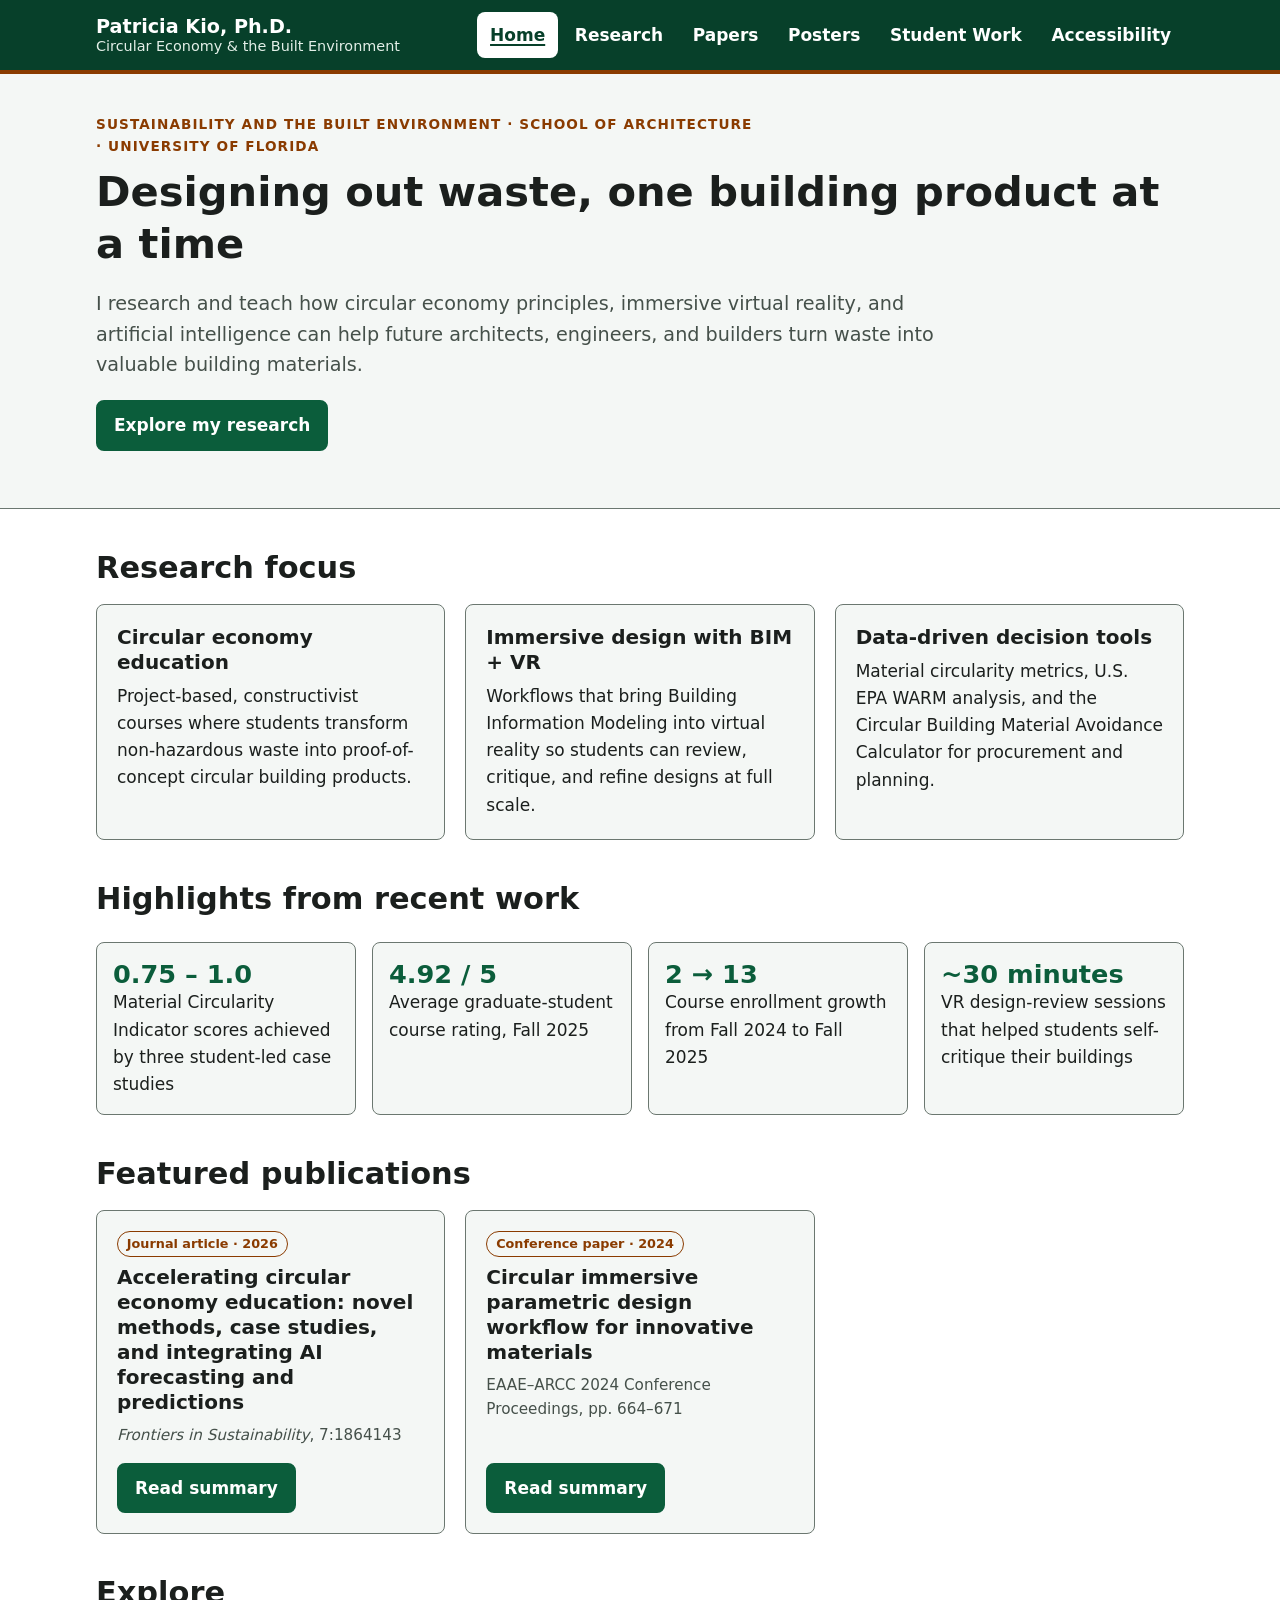
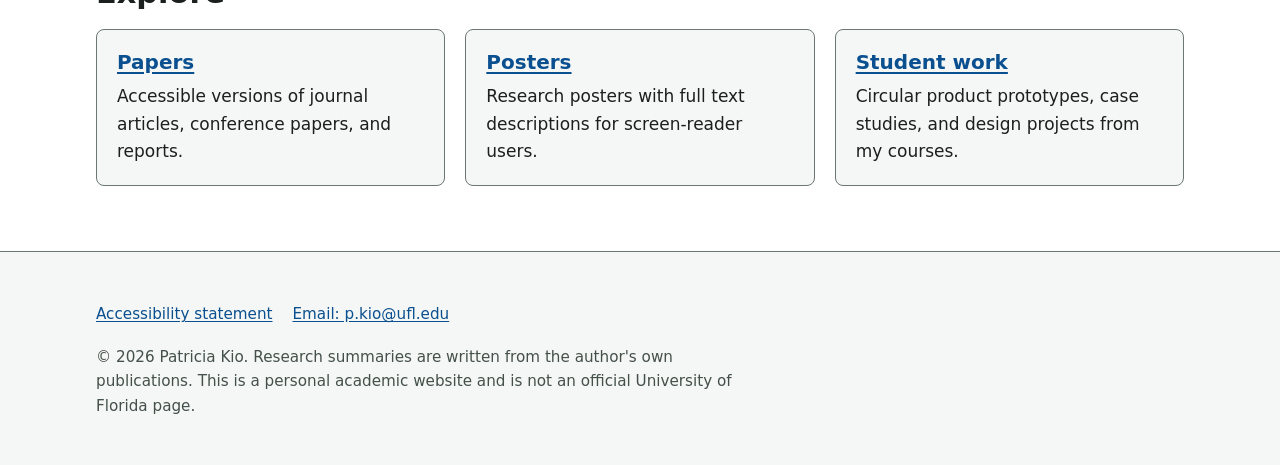
<file: index.html>
<!doctype html>
<html lang="en">
<head>
  <meta charset="utf-8">
  <meta name="viewport" content="width=device-width, initial-scale=1">
  <title>Home | Patricia Kio — Circular Economy &amp; Built Environment</title>
  <meta name="description" content="Research and teaching by Dr. Patricia Kio on circular economy education, immersive virtual reality, and circular building materials at the University of Florida.">
  <link rel="stylesheet" href="css/styles.css">
  <script src="js/site.js" defer></script>
</head>
<body>
  <a class="skip-link" href="#main">Skip to main content</a>

  <header class="site-header">
    <div class="container header-inner">
      <a class="site-title" href="index.html">Patricia Kio, Ph.D.
        <span>Circular Economy &amp; the Built Environment</span></a>
      <button class="nav-toggle" type="button" aria-expanded="false" aria-controls="site-nav">Menu</button>
      <nav id="site-nav" class="site-nav" aria-label="Main">
        <ul>
          <li><a href="index.html" aria-current="page">Home</a></li>
          <li><a href="research.html">Research</a></li>
          <li><a href="papers.html">Papers</a></li>
          <li><a href="posters.html">Posters</a></li>
          <li><a href="student-work.html">Student Work</a></li>
          <li><a href="accessibility.html">Accessibility</a></li>
        </ul>
      </nav>
    </div>
  </header>

  <main id="main" tabindex="-1">
    <section class="hero" aria-labelledby="intro-heading">
      <div class="container">
        <p class="eyebrow">Sustainability and the Built Environment · School of Architecture · University of Florida</p>
        <h1 id="intro-heading">Designing out waste, one building product at a time</h1>
        <p class="lead">I research and teach how circular economy principles, immersive virtual reality, and artificial intelligence can help future architects, engineers, and builders turn waste into valuable building materials.</p>
        <p><a class="button" href="research.html">Explore my research</a></p>
      </div>
    </section>

    <div class="container">
      <h2 id="focus-heading">Research focus</h2>
      <ul class="grid" aria-labelledby="focus-heading">
        <li class="card">
          <h3>Circular economy education</h3>
          <p>Project-based, constructivist courses where students transform non-hazardous waste into proof-of-concept circular building products.</p>
        </li>
        <li class="card">
          <h3>Immersive design with BIM + VR</h3>
          <p>Workflows that bring Building Information Modeling into virtual reality so students can review, critique, and refine designs at full scale.</p>
        </li>
        <li class="card">
          <h3>Data-driven decision tools</h3>
          <p>Material circularity metrics, U.S. EPA WARM analysis, and the Circular Building Material Avoidance Calculator for procurement and planning.</p>
        </li>
      </ul>

      <h2 id="highlights-heading">Highlights from recent work</h2>
      <ul class="stats" aria-labelledby="highlights-heading">
        <li><strong>0.75 – 1.0</strong> Material Circularity Indicator scores achieved by three student-led case studies</li>
        <li><strong>4.92 / 5</strong> Average graduate-student course rating, Fall 2025</li>
        <li><strong>2 → 13</strong> Course enrollment growth from Fall 2024 to Fall 2025</li>
        <li><strong>~30 minutes</strong> VR design-review sessions that helped students self-critique their buildings</li>
      </ul>

      <h2>Featured publications</h2>
      <ul class="grid">
        <li class="card">
          <span class="tag">Journal article · 2026</span>
          <h3>Accelerating circular economy education: novel methods, case studies, and integrating AI forecasting and predictions</h3>
          <p class="meta"><cite>Frontiers in Sustainability</cite>, 7:1864143</p>
          <div class="actions">
            <a class="button" href="research.html#frontiers-2026">Read summary<span class="visually-hidden"> of Accelerating circular economy education</span></a>
          </div>
        </li>
        <li class="card">
          <span class="tag">Conference paper · 2024</span>
          <h3>Circular immersive parametric design workflow for innovative materials</h3>
          <p class="meta">EAAE–ARCC 2024 Conference Proceedings, pp. 664–671</p>
          <div class="actions">
            <a class="button" href="research.html#eaae-arcc-2024">Read summary<span class="visually-hidden"> of the circular immersive parametric design workflow paper</span></a>
          </div>
        </li>
      </ul>

      <h2>Explore</h2>
      <ul class="grid">
        <li class="card">
          <h3><a href="papers.html">Papers</a></h3>
          <p>Accessible versions of journal articles, conference papers, and reports.</p>
        </li>
        <li class="card">
          <h3><a href="posters.html">Posters</a></h3>
          <p>Research posters with full text descriptions for screen-reader users.</p>
        </li>
        <li class="card">
          <h3><a href="student-work.html">Student work</a></h3>
          <p>Circular product prototypes, case studies, and design projects from my courses.</p>
        </li>
      </ul>
    </div>
  </main>

  <footer class="site-footer">
    <div class="container">
      <ul>
        <li><a href="accessibility.html">Accessibility statement</a></li>
        <li><a href="mailto:p.kio@ufl.edu">Email: p.kio@ufl.edu</a></li>
      </ul>
      <p>&copy; 2026 Patricia Kio. Research summaries are written from the author's own publications. This is a personal academic website and is not an official University of Florida page.</p>
    </div>
  </footer>
</body>
</html>
</file>
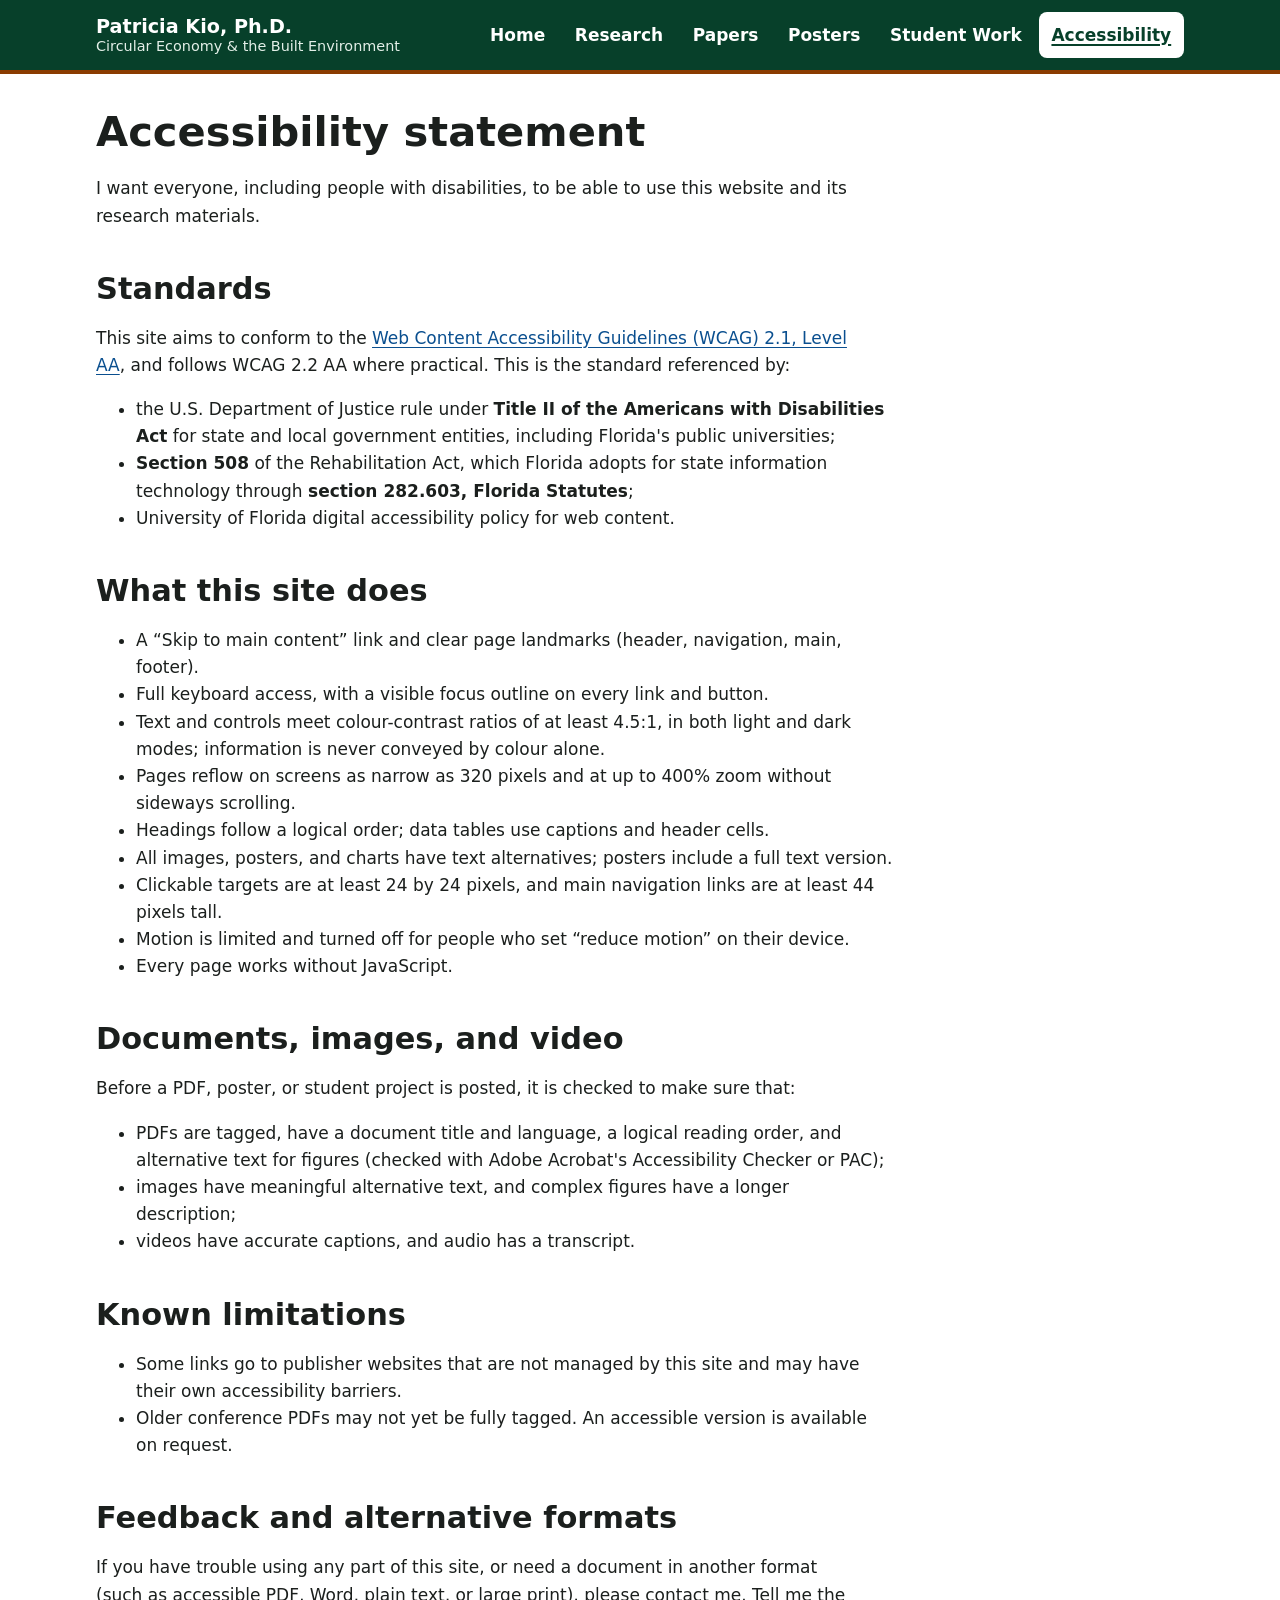
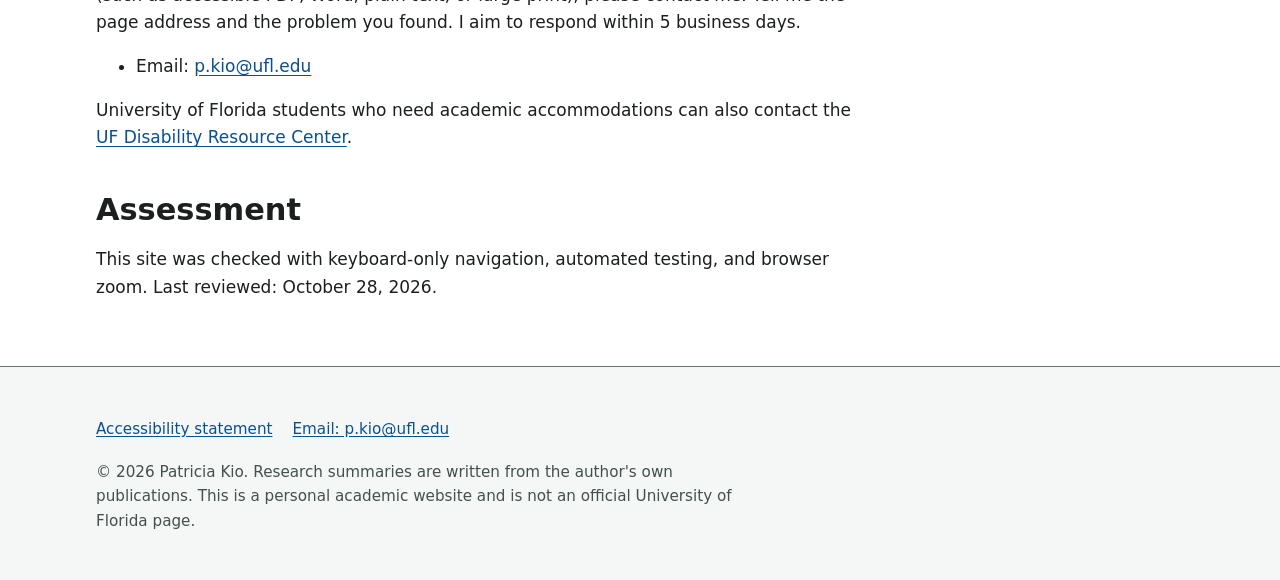
<file: accessibility.html>
<!doctype html>
<html lang="en">
<head>
  <meta charset="utf-8">
  <meta name="viewport" content="width=device-width, initial-scale=1">
  <title>Accessibility Statement | Patricia Kio — Circular Economy &amp; Built Environment</title>
  <meta name="description" content="Accessibility commitment, standards followed, known limitations, and how to request content in an alternative format.">
  <link rel="stylesheet" href="css/styles.css">
  <script src="js/site.js" defer></script>
</head>
<body>
  <a class="skip-link" href="#main">Skip to main content</a>

  <header class="site-header">
    <div class="container header-inner">
      <a class="site-title" href="index.html">Patricia Kio, Ph.D.
        <span>Circular Economy &amp; the Built Environment</span></a>
      <button class="nav-toggle" type="button" aria-expanded="false" aria-controls="site-nav">Menu</button>
      <nav id="site-nav" class="site-nav" aria-label="Main">
        <ul>
          <li><a href="index.html">Home</a></li>
          <li><a href="research.html">Research</a></li>
          <li><a href="papers.html">Papers</a></li>
          <li><a href="posters.html">Posters</a></li>
          <li><a href="student-work.html">Student Work</a></li>
          <li><a href="accessibility.html" aria-current="page">Accessibility</a></li>
        </ul>
      </nav>
    </div>
  </header>

  <main id="main" tabindex="-1">
    <div class="container">
      <h1>Accessibility statement</h1>
      <p class="lead">I want everyone, including people with disabilities, to be able to use this website and its research materials.</p>

      <h2>Standards</h2>
      <p>This site aims to conform to the <a href="https://www.w3.org/TR/WCAG21/">Web Content Accessibility Guidelines (WCAG) 2.1, Level AA</a>, and follows WCAG 2.2 AA where practical. This is the standard referenced by:</p>
      <ul>
        <li>the U.S. Department of Justice rule under <strong>Title II of the Americans with Disabilities Act</strong> for state and local government entities, including Florida's public universities;</li>
        <li><strong>Section 508</strong> of the Rehabilitation Act, which Florida adopts for state information technology through <strong>section 282.603, Florida Statutes</strong>;</li>
        <li>University of Florida digital accessibility policy for web content.</li>
      </ul>

      <h2>What this site does</h2>
      <ul>
        <li>A “Skip to main content” link and clear page landmarks (header, navigation, main, footer).</li>
        <li>Full keyboard access, with a visible focus outline on every link and button.</li>
        <li>Text and controls meet colour-contrast ratios of at least 4.5:1, in both light and dark modes; information is never conveyed by colour alone.</li>
        <li>Pages reflow on screens as narrow as 320 pixels and at up to 400% zoom without sideways scrolling.</li>
        <li>Headings follow a logical order; data tables use captions and header cells.</li>
        <li>All images, posters, and charts have text alternatives; posters include a full text version.</li>
        <li>Clickable targets are at least 24 by 24 pixels, and main navigation links are at least 44 pixels tall.</li>
        <li>Motion is limited and turned off for people who set “reduce motion” on their device.</li>
        <li>Every page works without JavaScript.</li>
      </ul>

      <h2>Documents, images, and video</h2>
      <p>Before a PDF, poster, or student project is posted, it is checked to make sure that:</p>
      <ul>
        <li>PDFs are tagged, have a document title and language, a logical reading order, and alternative text for figures (checked with Adobe Acrobat's Accessibility Checker or PAC);</li>
        <li>images have meaningful alternative text, and complex figures have a longer description;</li>
        <li>videos have accurate captions, and audio has a transcript.</li>
      </ul>

      <h2>Known limitations</h2>
      <ul>
        <li>Some links go to publisher websites that are not managed by this site and may have their own accessibility barriers.</li>
        <li>Older conference PDFs may not yet be fully tagged. An accessible version is available on request.</li>
      </ul>

      <h2 id="feedback">Feedback and alternative formats</h2>
      <p>If you have trouble using any part of this site, or need a document in another format (such as accessible PDF, Word, plain text, or large print), please contact me. Tell me the page address and the problem you found. I aim to respond within 5 business days.</p>
      <ul>
        <li>Email: <a href="mailto:p.kio@ufl.edu?subject=Website%20accessibility">p.kio@ufl.edu</a></li>
      </ul>
      <p>University of Florida students who need academic accommodations can also contact the <a href="https://disability.ufl.edu/">UF Disability Resource Center</a>.</p>

      <h2>Assessment</h2>
      <p>This site was checked with keyboard-only navigation, automated testing, and browser zoom. Last reviewed: <time datetime="2026-10-28">October 28, 2026</time>.</p>
    </div>
  </main>

  <footer class="site-footer">
    <div class="container">
      <ul>
        <li><a href="accessibility.html">Accessibility statement</a></li>
        <li><a href="mailto:p.kio@ufl.edu">Email: p.kio@ufl.edu</a></li>
      </ul>
      <p>&copy; 2026 Patricia Kio. Research summaries are written from the author's own publications. This is a personal academic website and is not an official University of Florida page.</p>
    </div>
  </footer>
</body>
</html>
</file>
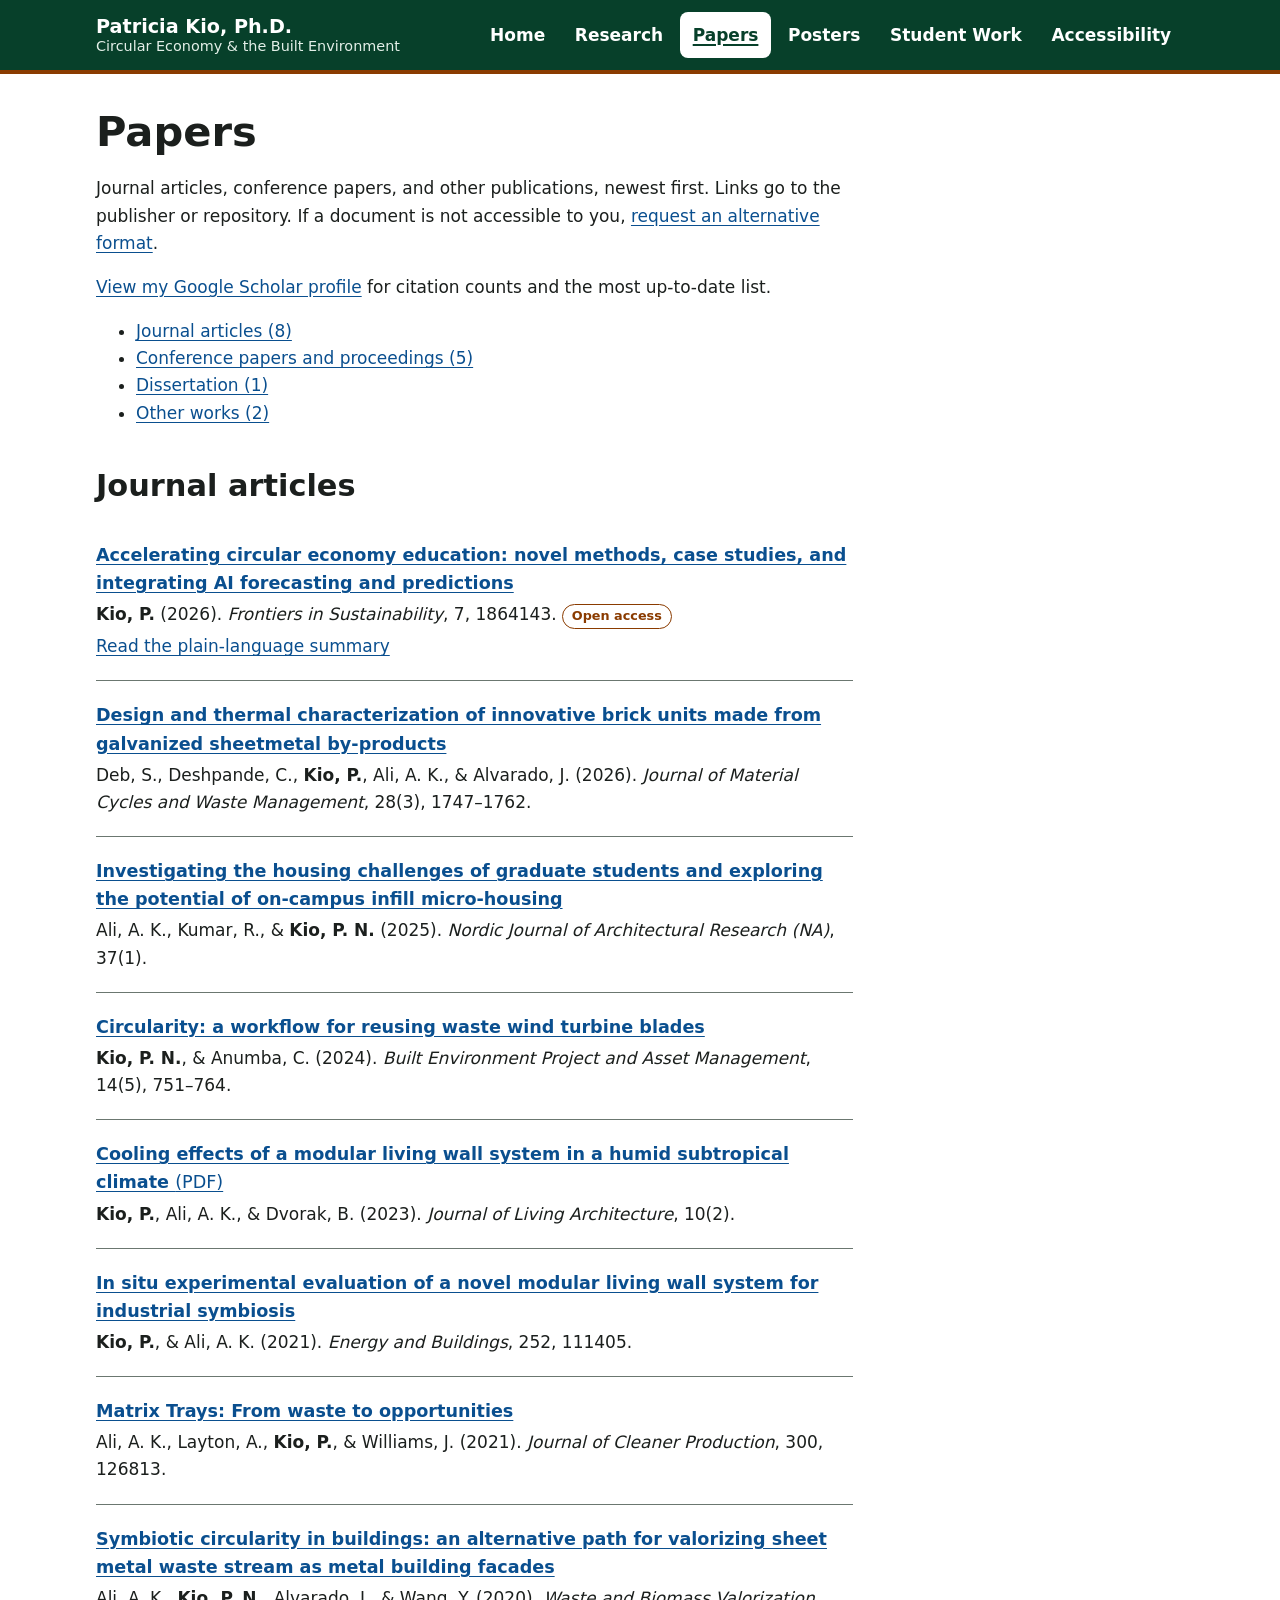
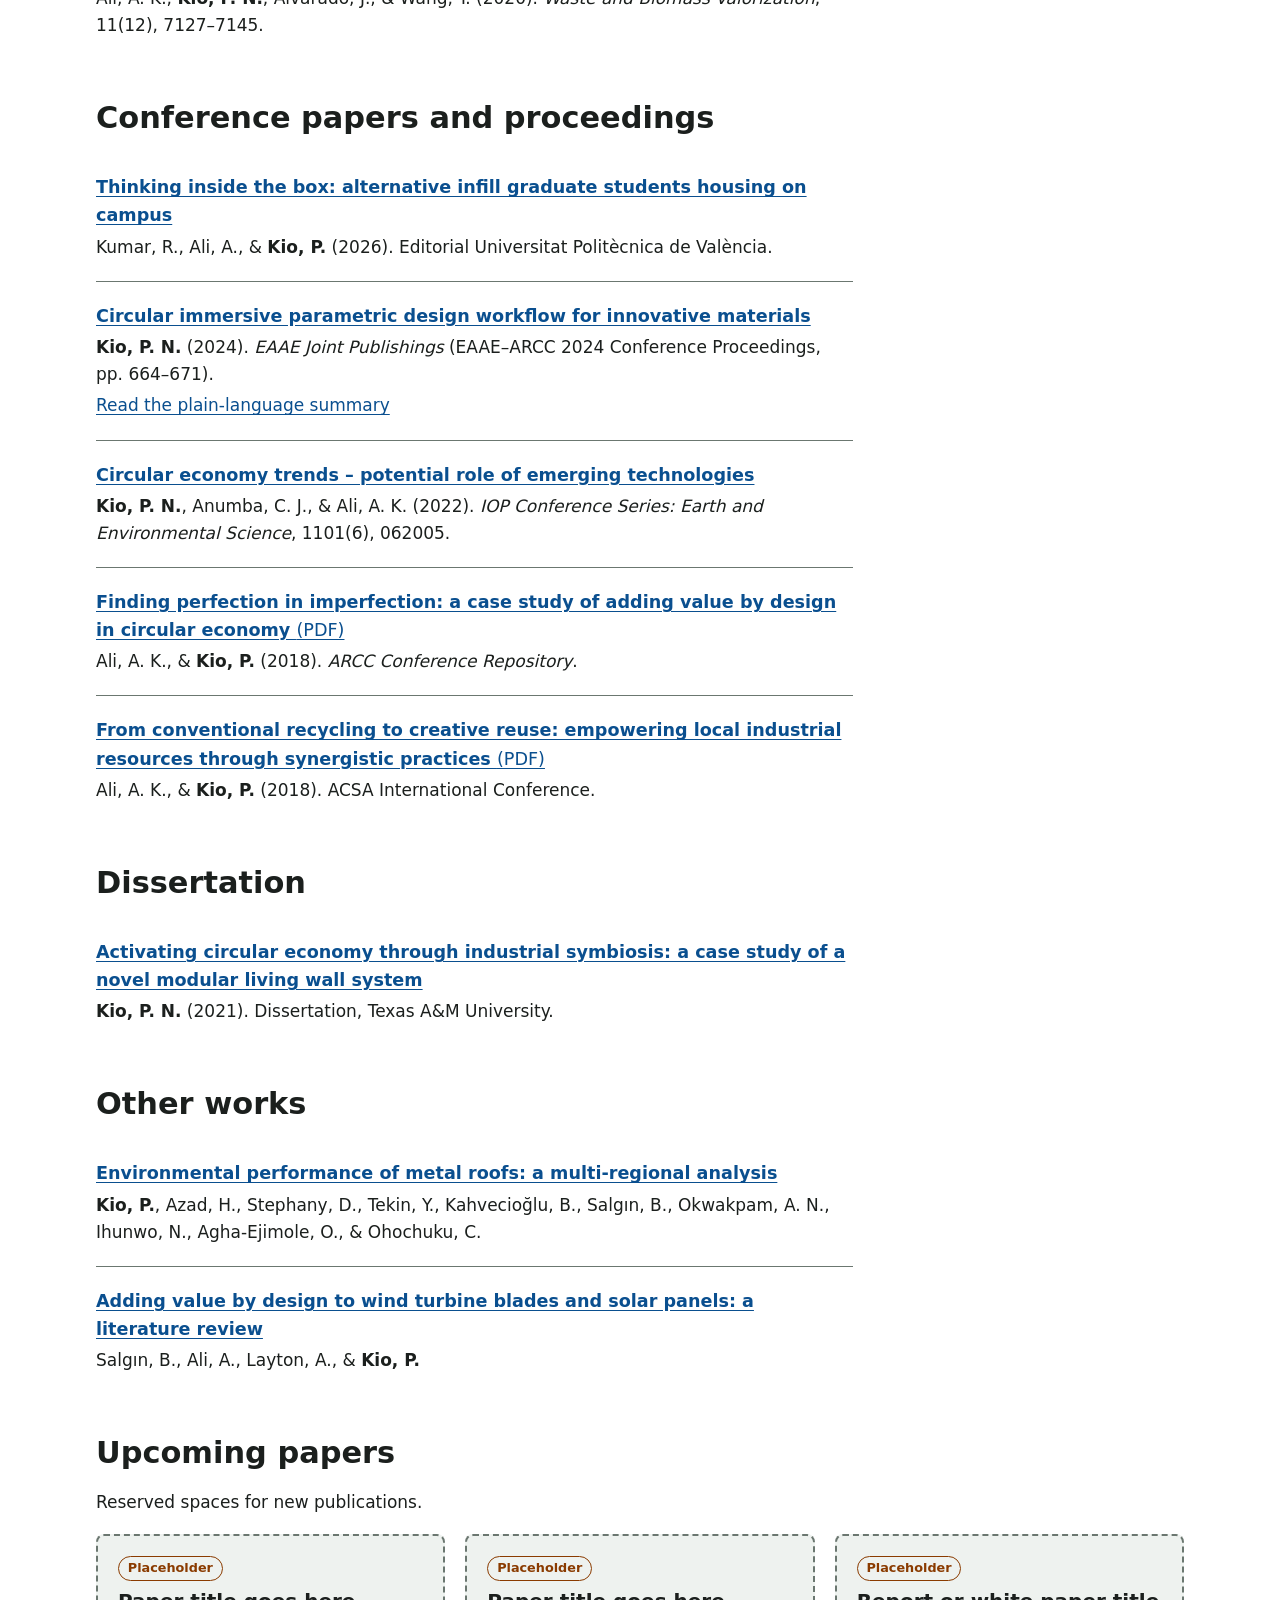
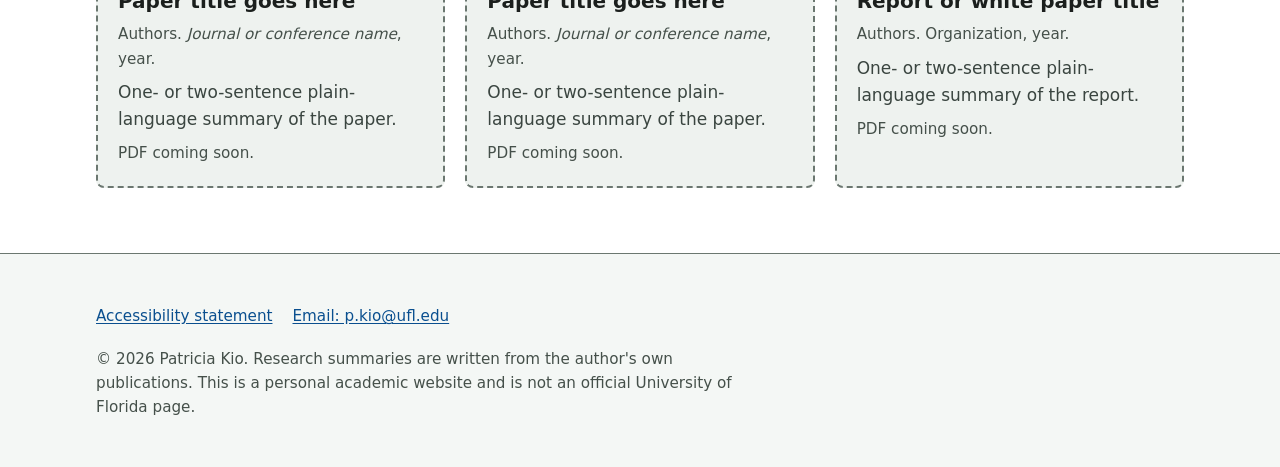
<file: papers.html>
<!doctype html>
<html lang="en">
<head>
  <meta charset="utf-8">
  <meta name="viewport" content="width=device-width, initial-scale=1">
  <title>Papers | Patricia Kio — Circular Economy &amp; Built Environment</title>
  <meta name="description" content="Journal articles, conference papers, and reports by Patricia Kio, with accessible downloads.">
  <link rel="stylesheet" href="css/styles.css">
  <script src="js/site.js" defer></script>
</head>
<body>
  <a class="skip-link" href="#main">Skip to main content</a>

  <header class="site-header">
    <div class="container header-inner">
      <a class="site-title" href="index.html">Patricia Kio, Ph.D.
        <span>Circular Economy &amp; the Built Environment</span></a>
      <button class="nav-toggle" type="button" aria-expanded="false" aria-controls="site-nav">Menu</button>
      <nav id="site-nav" class="site-nav" aria-label="Main">
        <ul>
          <li><a href="index.html">Home</a></li>
          <li><a href="research.html">Research</a></li>
          <li><a href="papers.html" aria-current="page">Papers</a></li>
          <li><a href="posters.html">Posters</a></li>
          <li><a href="student-work.html">Student Work</a></li>
          <li><a href="accessibility.html">Accessibility</a></li>
        </ul>
      </nav>
    </div>
  </header>

  <main id="main" tabindex="-1">
    <div class="container">
      <h1>Papers</h1>
      <p class="lead">Journal articles, conference papers, and other publications, newest first. Links go to the publisher or repository. If a document is not accessible to you, <a href="accessibility.html#feedback">request an alternative format</a>.</p>
      <p><a href="https://scholar.google.com/citations?user=vyHEdCwAAAAJ&amp;hl=en">View my Google Scholar profile</a> for citation counts and the most up-to-date list.</p>

      <nav aria-label="Publication types">
        <h2 class="visually-hidden">Jump to</h2>
        <ul>
          <li><a href="#journal-heading">Journal articles (8)</a></li>
          <li><a href="#conf-heading">Conference papers and proceedings (5)</a></li>
          <li><a href="#thesis-heading">Dissertation (1)</a></li>
          <li><a href="#other-heading">Other works (2)</a></li>
        </ul>
      </nav>

      <!-- To add a publication, copy one <li> in the right list below and edit it.
           Keep newest first. Put your name in <strong>. -->

      <h2 id="journal-heading">Journal articles</h2>
      <ol class="pub-list" aria-labelledby="journal-heading">
        <li>
          <p class="pub-title"><a href="https://doi.org/10.3389/frsus.2026.1864143">Accelerating circular economy education: novel methods, case studies, and integrating AI forecasting and predictions</a></p>
          <p class="meta"><strong>Kio, P.</strong> (2026). <cite>Frontiers in Sustainability</cite>, 7, 1864143. <span class="tag">Open access</span></p>
          <p class="meta"><a href="research.html#frontiers-2026">Read the plain-language summary<span class="visually-hidden"> of Accelerating circular economy education</span></a></p>
        </li>
        <li>
          <p class="pub-title"><a href="https://link.springer.com/article/10.1007/s10163-026-02495-6">Design and thermal characterization of innovative brick units made from galvanized sheetmetal by-products</a></p>
          <p class="meta">Deb, S., Deshpande, C., <strong>Kio, P.</strong>, Ali, A. K., &amp; Alvarado, J. (2026). <cite>Journal of Material Cycles and Waste Management</cite>, 28(3), 1747–1762.</p>
        </li>
        <li>
          <p class="pub-title"><a href="https://arkitekturforskning.net/na/article/view/1371">Investigating the housing challenges of graduate students and exploring the potential of on-campus infill micro-housing</a></p>
          <p class="meta">Ali, A. K., Kumar, R., &amp; <strong>Kio, P. N.</strong> (2025). <cite>Nordic Journal of Architectural Research (NA)</cite>, 37(1).</p>
        </li>
        <li>
          <p class="pub-title"><a href="https://www.emerald.com/bepam/article/14/5/751/1236229">Circularity: a workflow for reusing waste wind turbine blades</a></p>
          <p class="meta"><strong>Kio, P. N.</strong>, &amp; Anumba, C. (2024). <cite>Built Environment Project and Asset Management</cite>, 14(5), 751–764.</p>
        </li>
        <li>
          <p class="pub-title"><a href="https://livingarchitecturemonitor.com/s/JLIV2023Volume10_Issue2-CoolingLivingWall.pdf">Cooling effects of a modular living wall system in a humid subtropical climate <span class="file-type">(PDF)</span></a></p>
          <p class="meta"><strong>Kio, P.</strong>, Ali, A. K., &amp; Dvorak, B. (2023). <cite>Journal of Living Architecture</cite>, 10(2).</p>
        </li>
        <li>
          <p class="pub-title"><a href="https://www.sciencedirect.com/science/article/pii/S0378778821006897">In situ experimental evaluation of a novel modular living wall system for industrial symbiosis</a></p>
          <p class="meta"><strong>Kio, P.</strong>, &amp; Ali, A. K. (2021). <cite>Energy and Buildings</cite>, 252, 111405.</p>
        </li>
        <li>
          <p class="pub-title"><a href="https://www.sciencedirect.com/science/article/pii/S0959652621010325">Matrix Trays: From waste to opportunities</a></p>
          <p class="meta">Ali, A. K., Layton, A., <strong>Kio, P.</strong>, &amp; Williams, J. (2021). <cite>Journal of Cleaner Production</cite>, 300, 126813.</p>
        </li>
        <li>
          <p class="pub-title"><a href="https://link.springer.com/article/10.1007/s12649-020-01060-y">Symbiotic circularity in buildings: an alternative path for valorizing sheet metal waste stream as metal building facades</a></p>
          <p class="meta">Ali, A. K., <strong>Kio, P. N.</strong>, Alvarado, J., &amp; Wang, Y. (2020). <cite>Waste and Biomass Valorization</cite>, 11(12), 7127–7145.</p>
        </li>
      </ol>

      <h2 id="conf-heading">Conference papers and proceedings</h2>
      <ol class="pub-list" aria-labelledby="conf-heading">
        <li>
          <p class="pub-title"><a href="https://riunet.upv.es/entities/publication/ecd5da2e-d41c-4ffb-afc2-a0357493e158">Thinking inside the box: alternative infill graduate students housing on campus</a></p>
          <p class="meta">Kumar, R., Ali, A., &amp; <strong>Kio, P.</strong> (2026). Editorial Universitat Politècnica de València.</p>
        </li>
        <li>
          <p class="pub-title"><a href="https://publishings.eaae.eu/index.php/jp/article/view/421">Circular immersive parametric design workflow for innovative materials</a></p>
          <p class="meta"><strong>Kio, P. N.</strong> (2024). <cite>EAAE Joint Publishings</cite> (EAAE–ARCC 2024 Conference Proceedings, pp. 664–671).</p>
          <p class="meta"><a href="research.html#eaae-arcc-2024">Read the plain-language summary<span class="visually-hidden"> of Circular immersive parametric design workflow</span></a></p>
        </li>
        <li>
          <p class="pub-title"><a href="https://iopscience.iop.org/article/10.1088/1755-1315/1101/6/062005/meta">Circular economy trends – potential role of emerging technologies</a></p>
          <p class="meta"><strong>Kio, P. N.</strong>, Anumba, C. J., &amp; Ali, A. K. (2022). <cite>IOP Conference Series: Earth and Environmental Science</cite>, 1101(6), 062005.</p>
        </li>
        <li>
          <p class="pub-title"><a href="https://arcc-repository.org/index.php/repository/article/download/698/570">Finding perfection in imperfection: a case study of adding value by design in circular economy <span class="file-type">(PDF)</span></a></p>
          <p class="meta">Ali, A. K., &amp; <strong>Kio, P.</strong> (2018). <cite>ARCC Conference Repository</cite>.</p>
        </li>
        <li>
          <p class="pub-title"><a href="https://www.academia.edu/download/124568601/ACSA.Intl.2018.22.pdf">From conventional recycling to creative reuse: empowering local industrial resources through synergistic practices <span class="file-type">(PDF)</span></a></p>
          <p class="meta">Ali, A. K., &amp; <strong>Kio, P.</strong> (2018). ACSA International Conference.</p>
        </li>
      </ol>

      <h2 id="thesis-heading">Dissertation</h2>
      <ol class="pub-list" aria-labelledby="thesis-heading">
        <li>
          <p class="pub-title"><a href="https://oaktrust.library.tamu.edu/items/4c35bb93-0d3b-4aac-912f-bd89ed036745">Activating circular economy through industrial symbiosis: a case study of a novel modular living wall system</a></p>
          <p class="meta"><strong>Kio, P. N.</strong> (2021). Dissertation, Texas A&amp;M University.</p>
        </li>
      </ol>

      <h2 id="other-heading">Other works</h2>
      <ol class="pub-list" aria-labelledby="other-heading">
        <li>
          <p class="pub-title"><a href="https://avesis.erciyes.edu.tr/yayin/7bc7c0e5-704f-4349-931d-4ae44d82ccb3/environmental-performance-of-metal-roofs-a-multi-regional-analysis">Environmental performance of metal roofs: a multi-regional analysis</a></p>
          <p class="meta"><strong>Kio, P.</strong>, Azad, H., Stephany, D., Tekin, Y., Kahvecioğlu, B., Salgın, B., Okwakpam, A. N., Ihunwo, N., Agha-Ejimole, O., &amp; Ohochuku, C.</p>
        </li>
        <li>
          <p class="pub-title"><a href="https://avesis.erciyes.edu.tr/yayin/2a4fc023-74ac-47e5-b43c-2c8870fdc836/adding-value-by-design-to-wind-turbine-blades-and-solar-panels-a-literature-review">Adding value by design to wind turbine blades and solar panels: a literature review</a></p>
          <p class="meta">Salgın, B., Ali, A., Layton, A., &amp; <strong>Kio, P.</strong></p>
        </li>
      </ol>

      <h2 id="upload-heading">Upcoming papers</h2>
      <p>Reserved spaces for new publications.</p>
      <ul class="grid" aria-labelledby="upload-heading">
        <!-- PLACEHOLDER PAPER — copy this whole <li> block for each new paper.
             1. Save the accessible PDF in assets/papers/ (lowercase, hyphens, no spaces).
             2. Replace the title, authors, venue and year.
             3. Put the file type and size in the link text, e.g. "(PDF, 1.2 MB)".
             4. Remove the "placeholder" class. -->
        <li class="card placeholder">
          <span class="tag">Placeholder</span>
          <h3>Paper title goes here</h3>
          <p class="meta">Authors. <cite>Journal or conference name</cite>, year.</p>
          <p>One- or two-sentence plain-language summary of the paper.</p>
          <p class="meta">PDF coming soon.</p>
        </li>
        <li class="card placeholder">
          <span class="tag">Placeholder</span>
          <h3>Paper title goes here</h3>
          <p class="meta">Authors. <cite>Journal or conference name</cite>, year.</p>
          <p>One- or two-sentence plain-language summary of the paper.</p>
          <p class="meta">PDF coming soon.</p>
        </li>
        <li class="card placeholder">
          <span class="tag">Placeholder</span>
          <h3>Report or white paper title</h3>
          <p class="meta">Authors. Organization, year.</p>
          <p>One- or two-sentence plain-language summary of the report.</p>
          <p class="meta">PDF coming soon.</p>
        </li>
      </ul>
    </div>
  </main>

  <footer class="site-footer">
    <div class="container">
      <ul>
        <li><a href="accessibility.html">Accessibility statement</a></li>
        <li><a href="mailto:p.kio@ufl.edu">Email: p.kio@ufl.edu</a></li>
      </ul>
      <p>&copy; 2026 Patricia Kio. Research summaries are written from the author's own publications. This is a personal academic website and is not an official University of Florida page.</p>
    </div>
  </footer>
</body>
</html>
</file>
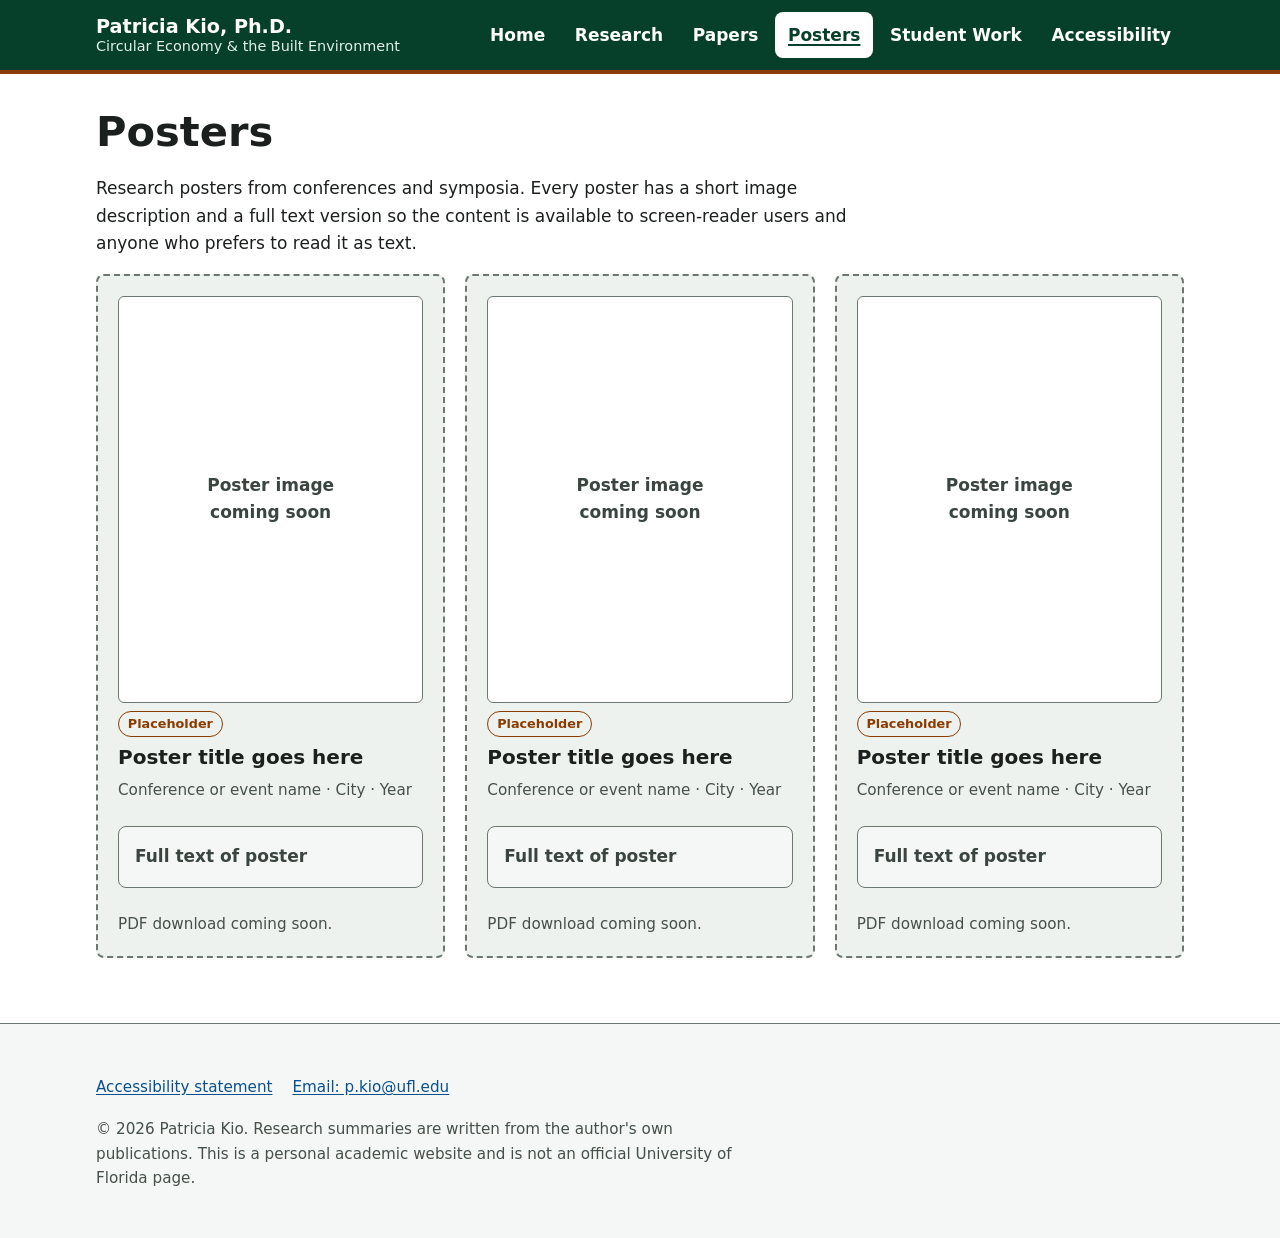
<file: posters.html>
<!doctype html>
<html lang="en">
<head>
  <meta charset="utf-8">
  <meta name="viewport" content="width=device-width, initial-scale=1">
  <title>Posters | Patricia Kio — Circular Economy &amp; Built Environment</title>
  <meta name="description" content="Research posters on circular economy, virtual reality, and circular building materials, each with a full text description.">
  <link rel="stylesheet" href="css/styles.css">
  <script src="js/site.js" defer></script>
</head>
<body>
  <a class="skip-link" href="#main">Skip to main content</a>

  <header class="site-header">
    <div class="container header-inner">
      <a class="site-title" href="index.html">Patricia Kio, Ph.D.
        <span>Circular Economy &amp; the Built Environment</span></a>
      <button class="nav-toggle" type="button" aria-expanded="false" aria-controls="site-nav">Menu</button>
      <nav id="site-nav" class="site-nav" aria-label="Main">
        <ul>
          <li><a href="index.html">Home</a></li>
          <li><a href="research.html">Research</a></li>
          <li><a href="papers.html">Papers</a></li>
          <li><a href="posters.html" aria-current="page">Posters</a></li>
          <li><a href="student-work.html">Student Work</a></li>
          <li><a href="accessibility.html">Accessibility</a></li>
        </ul>
      </nav>
    </div>
  </header>

  <main id="main" tabindex="-1">
    <div class="container">
      <h1>Posters</h1>
      <p class="lead">Research posters from conferences and symposia. Every poster has a short image description and a full text version so the content is available to screen-reader users and anyone who prefers to read it as text.</p>

      <ul class="grid">
        <!-- PLACEHOLDER POSTER — copy this whole <li> block for each poster.
             1. Save a web image (JPG/PNG/WebP, about 1600px wide) in assets/posters/
                and, optionally, the full-size accessible PDF.
             2. Replace the placeholder <div class="placeholder-figure"> with:
                <img src="assets/posters/your-poster.jpg"
                     alt="Short description: title and main visual, e.g. 'Poster: Footsteps pavement made from sneaker soles and mycelium'"
                     width="1600" height="2000" loading="lazy">
             3. Put ALL text on the poster (headings, findings, chart values) inside <details> below.
             4. Remove the "placeholder" class. -->
        <li class="card placeholder">
          <figure class="card-figure">
            <div class="placeholder-figure" role="img" aria-label="Poster image placeholder">Poster image<br>coming soon</div>
          </figure>
          <span class="tag">Placeholder</span>
          <h2 class="card-title">Poster title goes here</h2>
          <p class="meta">Conference or event name · City · Year</p>
          <details>
            <summary>Full text of poster</summary>
            <p>Paste every heading, paragraph, and data value from the poster here, in reading order. Describe charts in words (for example, “Bar chart: MCI score 1.0 for Footsteps, 0.90 for shingles, 0.75 for green wall”).</p>
          </details>
          <p class="meta">PDF download coming soon.</p>
        </li>

        <li class="card placeholder">
          <figure class="card-figure">
            <div class="placeholder-figure" role="img" aria-label="Poster image placeholder">Poster image<br>coming soon</div>
          </figure>
          <span class="tag">Placeholder</span>
          <h2 class="card-title">Poster title goes here</h2>
          <p class="meta">Conference or event name · City · Year</p>
          <details>
            <summary>Full text of poster</summary>
            <p>Full poster text goes here.</p>
          </details>
          <p class="meta">PDF download coming soon.</p>
        </li>

        <li class="card placeholder">
          <figure class="card-figure">
            <div class="placeholder-figure" role="img" aria-label="Poster image placeholder">Poster image<br>coming soon</div>
          </figure>
          <span class="tag">Placeholder</span>
          <h2 class="card-title">Poster title goes here</h2>
          <p class="meta">Conference or event name · City · Year</p>
          <details>
            <summary>Full text of poster</summary>
            <p>Full poster text goes here.</p>
          </details>
          <p class="meta">PDF download coming soon.</p>
        </li>
      </ul>
    </div>
  </main>

  <footer class="site-footer">
    <div class="container">
      <ul>
        <li><a href="accessibility.html">Accessibility statement</a></li>
        <li><a href="mailto:p.kio@ufl.edu">Email: p.kio@ufl.edu</a></li>
      </ul>
      <p>&copy; 2026 Patricia Kio. Research summaries are written from the author's own publications. This is a personal academic website and is not an official University of Florida page.</p>
    </div>
  </footer>
</body>
</html>
</file>
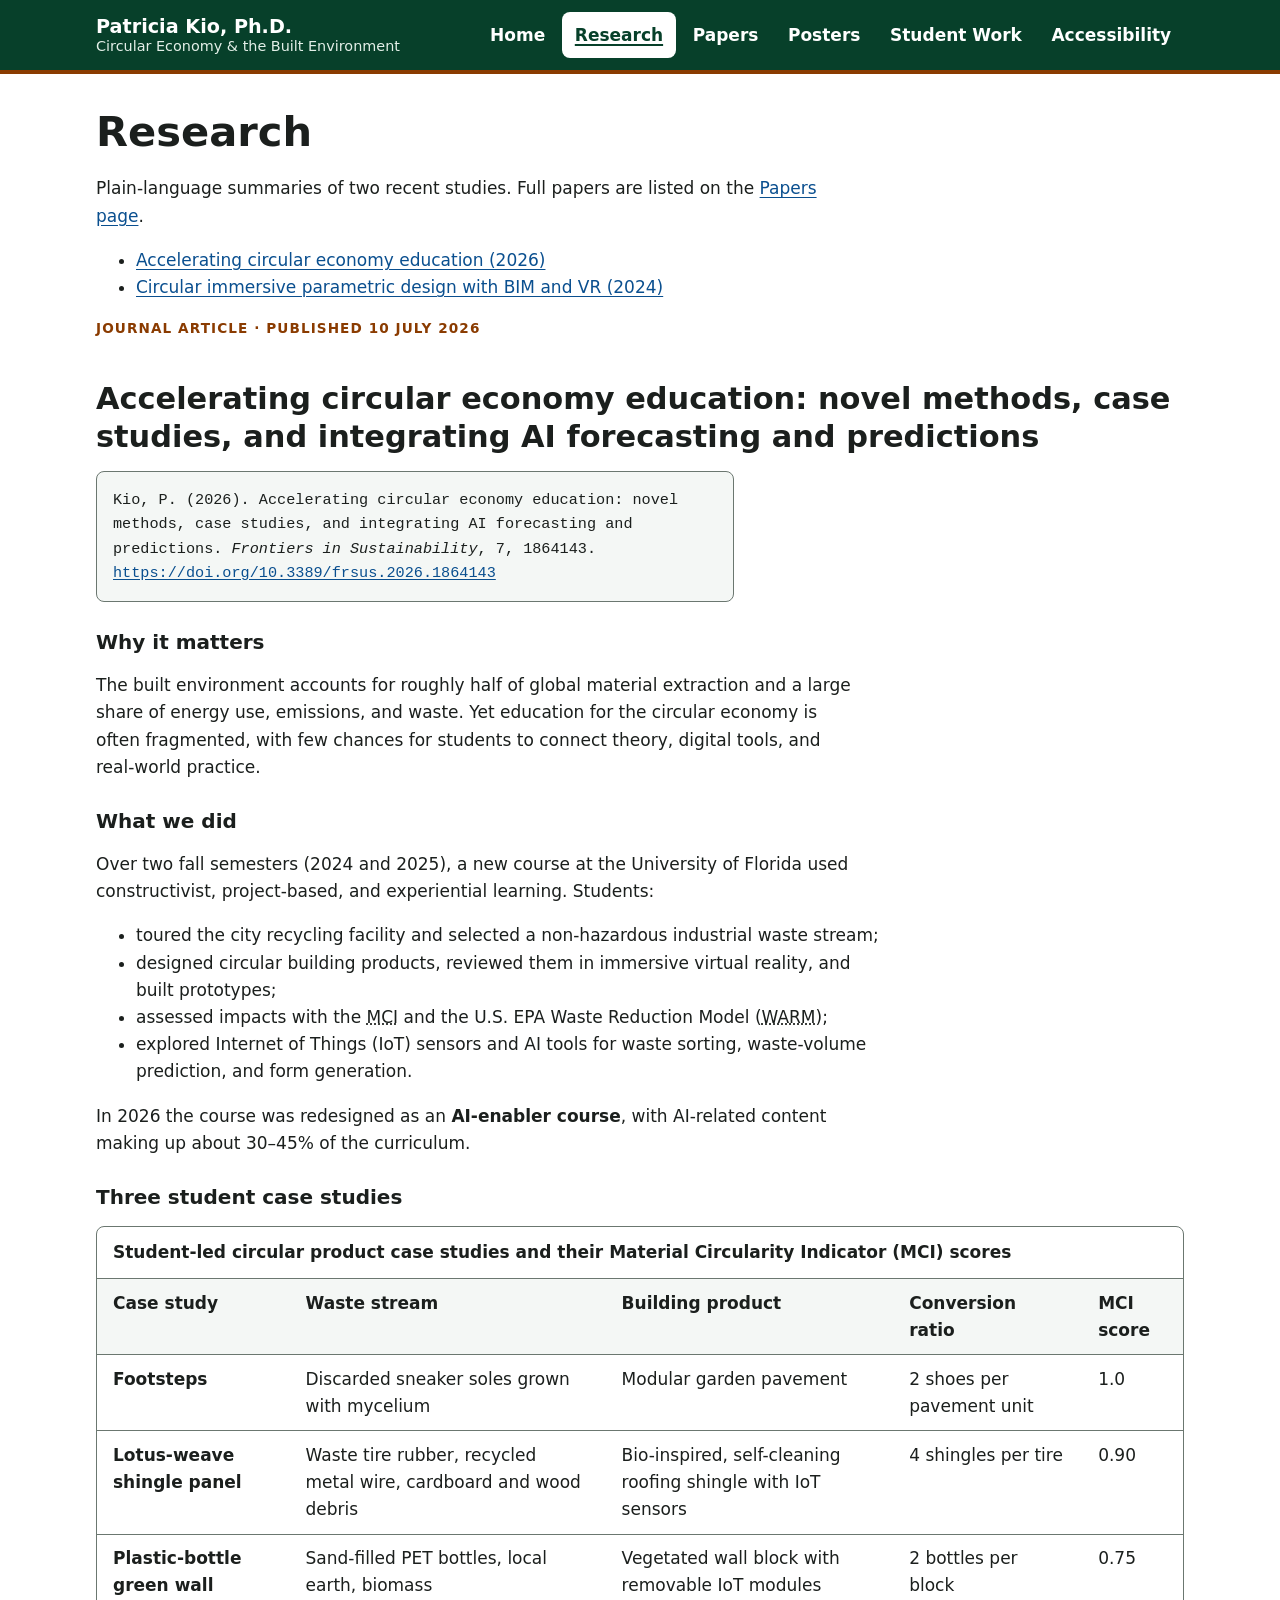
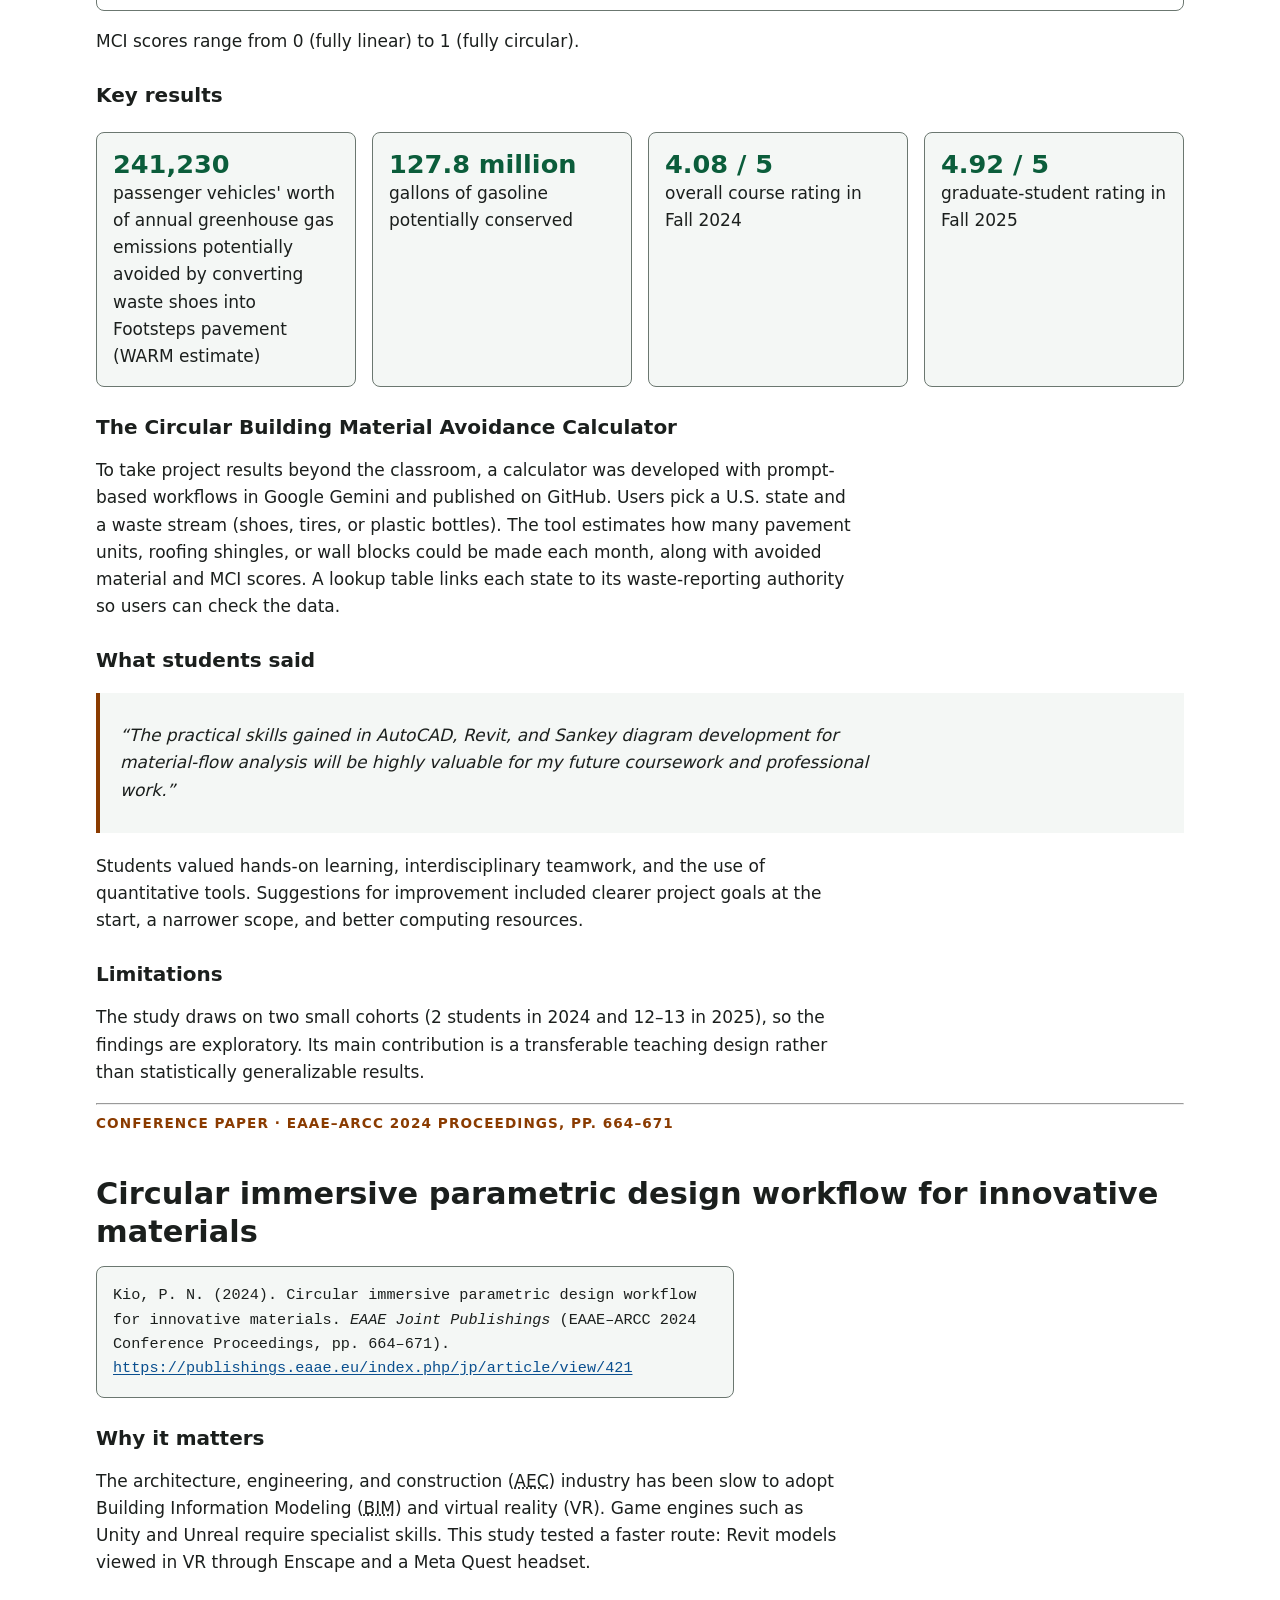
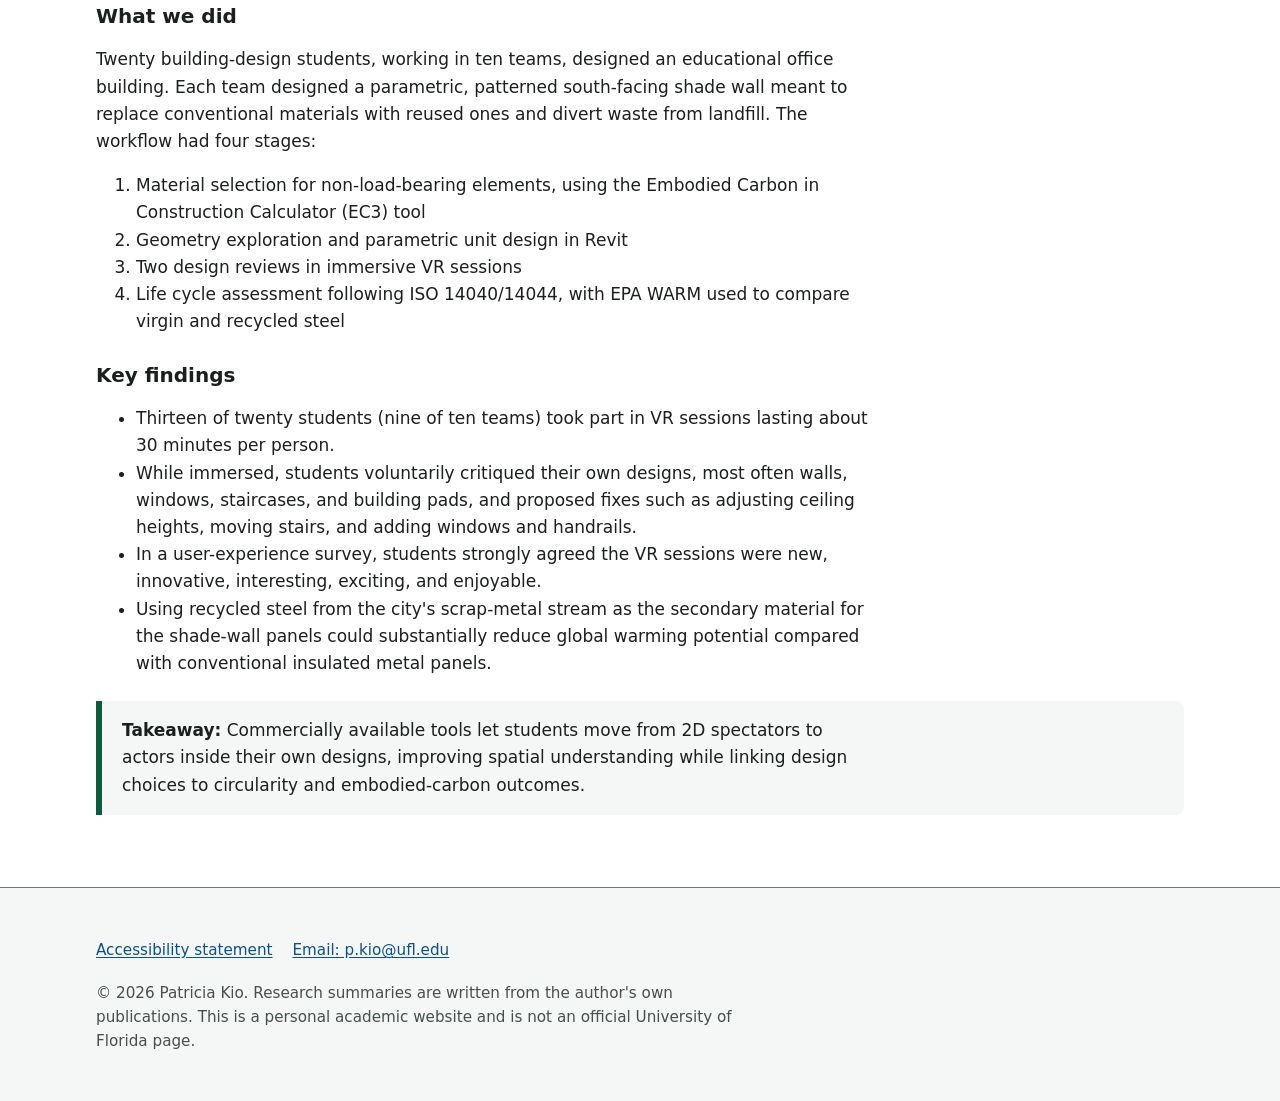
<file: research.html>
<!doctype html>
<html lang="en">
<head>
  <meta charset="utf-8">
  <meta name="viewport" content="width=device-width, initial-scale=1">
  <title>Research | Patricia Kio — Circular Economy &amp; Built Environment</title>
  <meta name="description" content="Plain-language summaries of research on circular economy education, AI-enabled teaching, and BIM and virtual reality design workflows.">
  <link rel="stylesheet" href="css/styles.css">
  <script src="js/site.js" defer></script>
</head>
<body>
  <a class="skip-link" href="#main">Skip to main content</a>

  <header class="site-header">
    <div class="container header-inner">
      <a class="site-title" href="index.html">Patricia Kio, Ph.D.
        <span>Circular Economy &amp; the Built Environment</span></a>
      <button class="nav-toggle" type="button" aria-expanded="false" aria-controls="site-nav">Menu</button>
      <nav id="site-nav" class="site-nav" aria-label="Main">
        <ul>
          <li><a href="index.html">Home</a></li>
          <li><a href="research.html" aria-current="page">Research</a></li>
          <li><a href="papers.html">Papers</a></li>
          <li><a href="posters.html">Posters</a></li>
          <li><a href="student-work.html">Student Work</a></li>
          <li><a href="accessibility.html">Accessibility</a></li>
        </ul>
      </nav>
    </div>
  </header>

  <main id="main" tabindex="-1">
    <div class="container">
      <h1>Research</h1>
      <p class="lead">Plain-language summaries of two recent studies. Full papers are listed on the <a href="papers.html">Papers page</a>.</p>

      <nav aria-label="On this page">
        <h2 class="visually-hidden">On this page</h2>
        <ul>
          <li><a href="#frontiers-2026">Accelerating circular economy education (2026)</a></li>
          <li><a href="#eaae-arcc-2024">Circular immersive parametric design with BIM and VR (2024)</a></li>
        </ul>
      </nav>

      <!-- ===================== ARTICLE 1 ===================== -->
      <article id="frontiers-2026" aria-labelledby="a1-title">
        <p class="eyebrow">Journal article · Published 10 July 2026</p>
        <h2 id="a1-title">Accelerating circular economy education: novel methods, case studies, and integrating AI forecasting and predictions</h2>
        <p class="citation">Kio, P. (2026). Accelerating circular economy education: novel methods, case studies, and integrating AI forecasting and predictions. <cite>Frontiers in Sustainability</cite>, 7, 1864143. <a href="https://doi.org/10.3389/frsus.2026.1864143">https://doi.org/10.3389/frsus.2026.1864143</a></p>

        <h3>Why it matters</h3>
        <p>The built environment accounts for roughly half of global material extraction and a large share of energy use, emissions, and waste. Yet education for the circular economy is often fragmented, with few chances for students to connect theory, digital tools, and real-world practice.</p>

        <h3>What we did</h3>
        <p>Over two fall semesters (2024 and 2025), a new course at the University of Florida used constructivist, project-based, and experiential learning. Students:</p>
        <ul>
          <li>toured the city recycling facility and selected a non-hazardous industrial waste stream;</li>
          <li>designed circular building products, reviewed them in immersive virtual reality, and built prototypes;</li>
          <li>assessed impacts with the <abbr title="Material Circularity Indicator">MCI</abbr> and the U.S. EPA Waste Reduction Model (<abbr title="Waste Reduction Model">WARM</abbr>);</li>
          <li>explored Internet of Things (IoT) sensors and AI tools for waste sorting, waste-volume prediction, and form generation.</li>
        </ul>
        <p>In 2026 the course was redesigned as an <strong>AI-enabler course</strong>, with AI-related content making up about 30–45% of the curriculum.</p>

        <h3>Three student case studies</h3>
        <div class="table-wrap" role="region" aria-labelledby="cs-caption" tabindex="0">
          <table>
            <caption id="cs-caption">Student-led circular product case studies and their Material Circularity Indicator (MCI) scores</caption>
            <thead>
              <tr>
                <th scope="col">Case study</th>
                <th scope="col">Waste stream</th>
                <th scope="col">Building product</th>
                <th scope="col">Conversion ratio</th>
                <th scope="col">MCI score</th>
              </tr>
            </thead>
            <tbody>
              <tr>
                <th scope="row">Footsteps</th>
                <td>Discarded sneaker soles grown with mycelium</td>
                <td>Modular garden pavement</td>
                <td>2 shoes per pavement unit</td>
                <td>1.0</td>
              </tr>
              <tr>
                <th scope="row">Lotus-weave shingle panel</th>
                <td>Waste tire rubber, recycled metal wire, cardboard and wood debris</td>
                <td>Bio-inspired, self-cleaning roofing shingle with IoT sensors</td>
                <td>4 shingles per tire</td>
                <td>0.90</td>
              </tr>
              <tr>
                <th scope="row">Plastic-bottle green wall</th>
                <td>Sand-filled PET bottles, local earth, biomass</td>
                <td>Vegetated wall block with removable IoT modules</td>
                <td>2 bottles per block</td>
                <td>0.75</td>
              </tr>
            </tbody>
          </table>
        </div>
        <p>MCI scores range from 0 (fully linear) to 1 (fully circular).</p>

        <h3>Key results</h3>
        <ul class="stats">
          <li><strong>241,230</strong> passenger vehicles' worth of annual greenhouse gas emissions potentially avoided by converting waste shoes into Footsteps pavement (WARM estimate)</li>
          <li><strong>127.8 million</strong> gallons of gasoline potentially conserved</li>
          <li><strong>4.08 / 5</strong> overall course rating in Fall 2024</li>
          <li><strong>4.92 / 5</strong> graduate-student rating in Fall 2025</li>
        </ul>

        <h3>The Circular Building Material Avoidance Calculator</h3>
        <p>To take project results beyond the classroom, a calculator was developed with prompt-based workflows in Google Gemini and published on GitHub. Users pick a U.S. state and a waste stream (shoes, tires, or plastic bottles). The tool estimates how many pavement units, roofing shingles, or wall blocks could be made each month, along with avoided material and MCI scores. A lookup table links each state to its waste-reporting authority so users can check the data.</p>
        <!-- PLACEHOLDER: add the live calculator link when available, e.g.
             <p><a class="button" href="https://YOUR-ACCOUNT.github.io/YOUR-CALCULATOR/">Open the Material Avoidance Calculator</a></p> -->

        <h3>What students said</h3>
        <blockquote>
          <p>“The practical skills gained in AutoCAD, Revit, and Sankey diagram development for material-flow analysis will be highly valuable for my future coursework and professional work.”</p>
        </blockquote>
        <p>Students valued hands-on learning, interdisciplinary teamwork, and the use of quantitative tools. Suggestions for improvement included clearer project goals at the start, a narrower scope, and better computing resources.</p>

        <h3>Limitations</h3>
        <p>The study draws on two small cohorts (2 students in 2024 and 12–13 in 2025), so the findings are exploratory. Its main contribution is a transferable teaching design rather than statistically generalizable results.</p>
      </article>

      <hr>

      <!-- ===================== ARTICLE 2 ===================== -->
      <article id="eaae-arcc-2024" aria-labelledby="a2-title">
        <p class="eyebrow">Conference paper · EAAE–ARCC 2024 Proceedings, pp. 664–671</p>
        <h2 id="a2-title">Circular immersive parametric design workflow for innovative materials</h2>
        <p class="citation">Kio, P. N. (2024). Circular immersive parametric design workflow for innovative materials. <cite>EAAE Joint Publishings</cite> (EAAE–ARCC 2024 Conference Proceedings, pp. 664–671). <a href="https://publishings.eaae.eu/index.php/jp/article/view/421">https://publishings.eaae.eu/index.php/jp/article/view/421</a></p>

        <h3>Why it matters</h3>
        <p>The architecture, engineering, and construction (<abbr title="Architecture, Engineering and Construction">AEC</abbr>) industry has been slow to adopt Building Information Modeling (<abbr title="Building Information Modeling">BIM</abbr>) and virtual reality (VR). Game engines such as Unity and Unreal require specialist skills. This study tested a faster route: Revit models viewed in VR through Enscape and a Meta Quest headset.</p>

        <h3>What we did</h3>
        <p>Twenty building-design students, working in ten teams, designed an educational office building. Each team designed a parametric, patterned south-facing shade wall meant to replace conventional materials with reused ones and divert waste from landfill. The workflow had four stages:</p>
        <ol>
          <li>Material selection for non-load-bearing elements, using the Embodied Carbon in Construction Calculator (EC3) tool</li>
          <li>Geometry exploration and parametric unit design in Revit</li>
          <li>Two design reviews in immersive VR sessions</li>
          <li>Life cycle assessment following ISO 14040/14044, with EPA WARM used to compare virgin and recycled steel</li>
        </ol>

        <h3>Key findings</h3>
        <ul>
          <li>Thirteen of twenty students (nine of ten teams) took part in VR sessions lasting about 30 minutes per person.</li>
          <li>While immersed, students voluntarily critiqued their own designs, most often walls, windows, staircases, and building pads, and proposed fixes such as adjusting ceiling heights, moving stairs, and adding windows and handrails.</li>
          <li>In a user-experience survey, students strongly agreed the VR sessions were new, innovative, interesting, exciting, and enjoyable.</li>
          <li>Using recycled steel from the city's scrap-metal stream as the secondary material for the shade-wall panels could substantially reduce global warming potential compared with conventional insulated metal panels.</li>
        </ul>

        <div class="callout">
          <p><strong>Takeaway:</strong> Commercially available tools let students move from 2D spectators to actors inside their own designs, improving spatial understanding while linking design choices to circularity and embodied-carbon outcomes.</p>
        </div>
      </article>
    </div>
  </main>

  <footer class="site-footer">
    <div class="container">
      <ul>
        <li><a href="accessibility.html">Accessibility statement</a></li>
        <li><a href="mailto:p.kio@ufl.edu">Email: p.kio@ufl.edu</a></li>
      </ul>
      <p>&copy; 2026 Patricia Kio. Research summaries are written from the author's own publications. This is a personal academic website and is not an official University of Florida page.</p>
    </div>
  </footer>
</body>
</html>
</file>
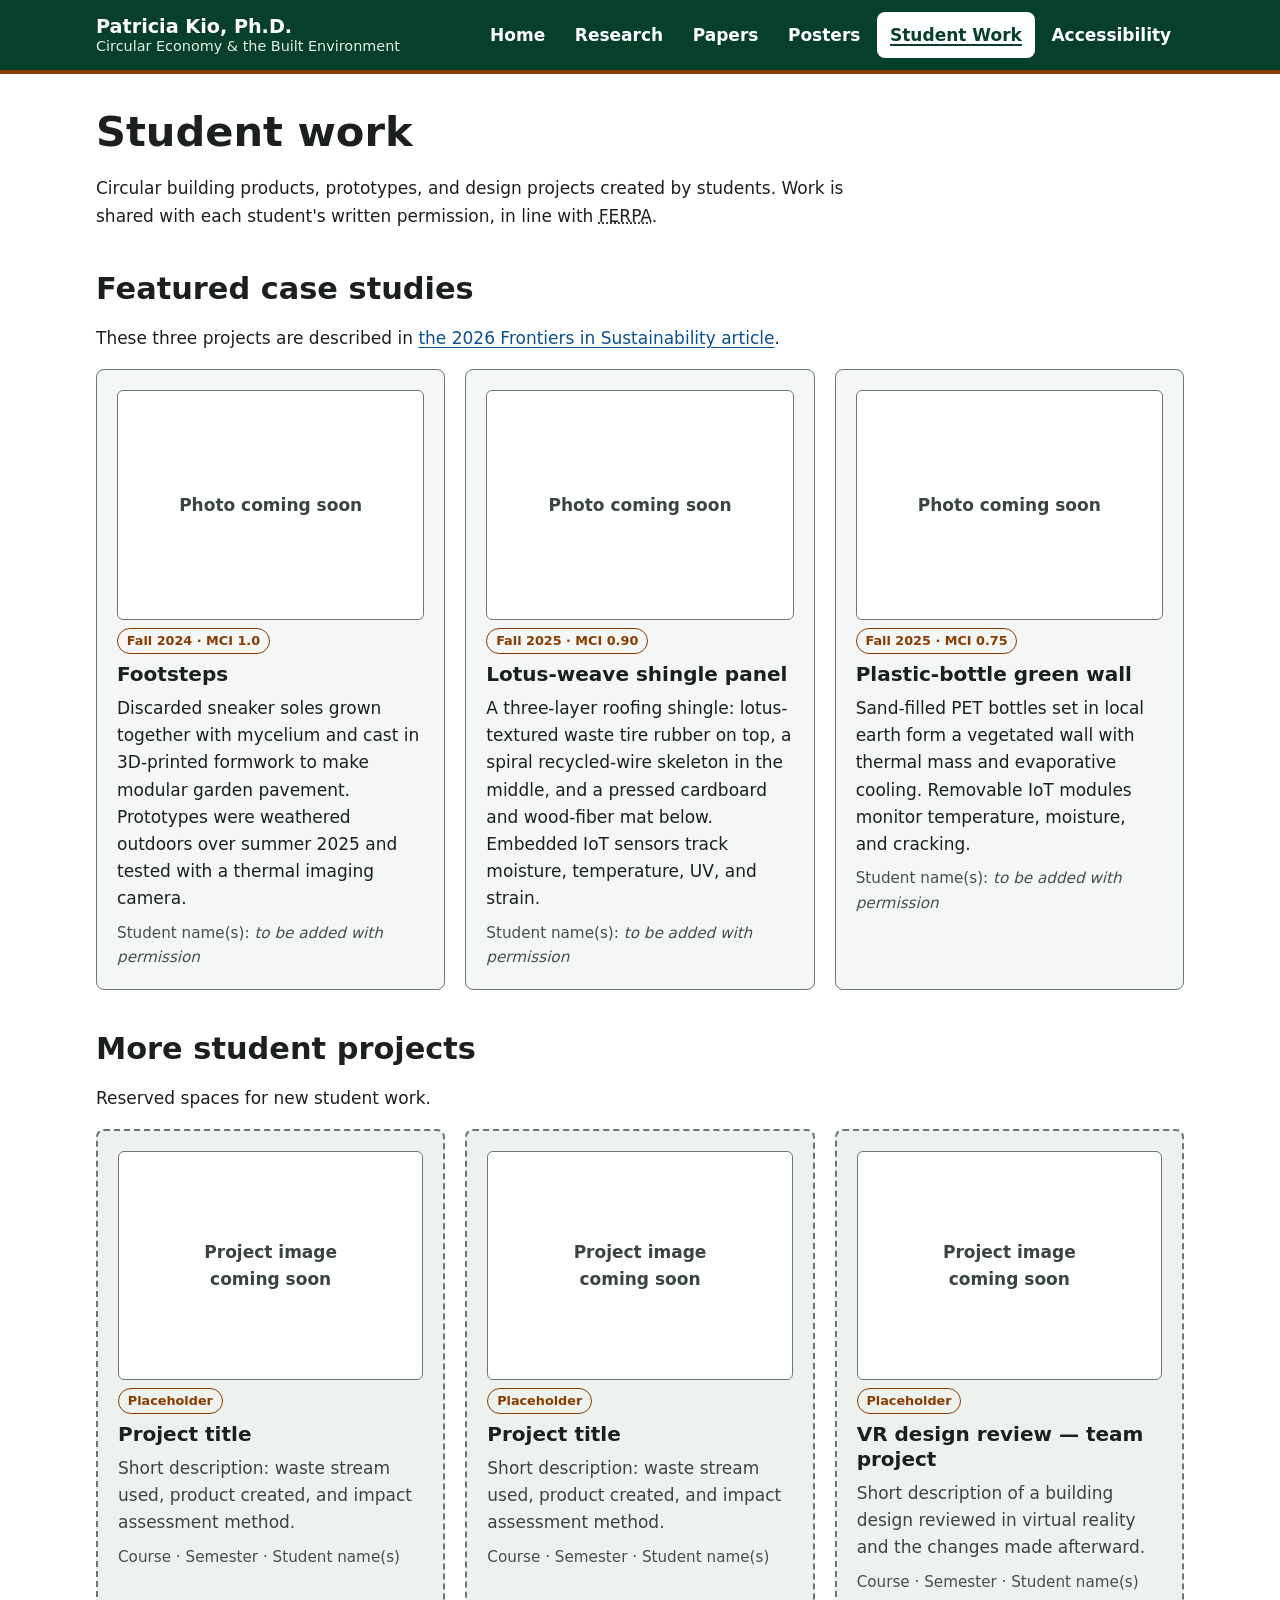
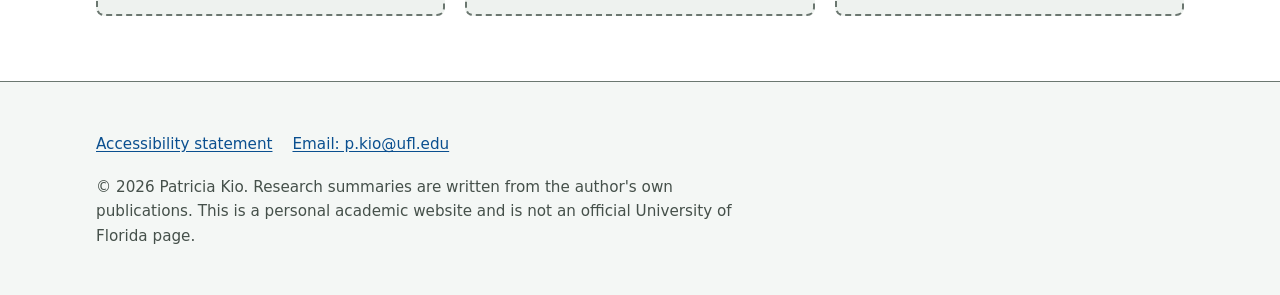
<file: student-work.html>
<!doctype html>
<html lang="en">
<head>
  <meta charset="utf-8">
  <meta name="viewport" content="width=device-width, initial-scale=1">
  <title>Student Work | Patricia Kio — Circular Economy &amp; Built Environment</title>
  <meta name="description" content="Circular product prototypes and design projects created by students in Patricia Kio's circular economy and building design courses.">
  <link rel="stylesheet" href="css/styles.css">
  <script src="js/site.js" defer></script>
</head>
<body>
  <a class="skip-link" href="#main">Skip to main content</a>

  <header class="site-header">
    <div class="container header-inner">
      <a class="site-title" href="index.html">Patricia Kio, Ph.D.
        <span>Circular Economy &amp; the Built Environment</span></a>
      <button class="nav-toggle" type="button" aria-expanded="false" aria-controls="site-nav">Menu</button>
      <nav id="site-nav" class="site-nav" aria-label="Main">
        <ul>
          <li><a href="index.html">Home</a></li>
          <li><a href="research.html">Research</a></li>
          <li><a href="papers.html">Papers</a></li>
          <li><a href="posters.html">Posters</a></li>
          <li><a href="student-work.html" aria-current="page">Student Work</a></li>
          <li><a href="accessibility.html">Accessibility</a></li>
        </ul>
      </nav>
    </div>
  </header>

  <main id="main" tabindex="-1">
    <div class="container">
      <h1>Student work</h1>
      <p class="lead">Circular building products, prototypes, and design projects created by students. Work is shared with each student's written permission, in line with <abbr title="Family Educational Rights and Privacy Act">FERPA</abbr>.</p>

      <h2 id="featured-heading">Featured case studies</h2>
      <p>These three projects are described in <a href="research.html#frontiers-2026">the 2026 Frontiers in Sustainability article</a>.</p>
      <ul class="grid" aria-labelledby="featured-heading">
        <li class="card">
          <figure class="card-figure">
            <!-- PLACEHOLDER: replace with <img src="assets/student-work/footsteps.jpg" alt="Footsteps pavement tiles made from sneaker soles and mycelium, placed outdoors in a garden" loading="lazy"> -->
            <div class="placeholder-figure landscape placeholder" role="img" aria-label="Photo placeholder for Footsteps project">Photo coming soon</div>
          </figure>
          <span class="tag">Fall 2024 · MCI 1.0</span>
          <h3>Footsteps</h3>
          <p>Discarded sneaker soles grown together with mycelium and cast in 3D-printed formwork to make modular garden pavement. Prototypes were weathered outdoors over summer 2025 and tested with a thermal imaging camera.</p>
          <p class="meta">Student name(s): <em>to be added with permission</em></p>
        </li>
        <li class="card">
          <figure class="card-figure">
            <!-- PLACEHOLDER: replace with <img src="assets/student-work/lotus-shingle.jpg" alt="..." loading="lazy"> -->
            <div class="placeholder-figure landscape placeholder" role="img" aria-label="Photo placeholder for Lotus-weave shingle panel project">Photo coming soon</div>
          </figure>
          <span class="tag">Fall 2025 · MCI 0.90</span>
          <h3>Lotus-weave shingle panel</h3>
          <p>A three-layer roofing shingle: lotus-textured waste tire rubber on top, a spiral recycled-wire skeleton in the middle, and a pressed cardboard and wood-fiber mat below. Embedded IoT sensors track moisture, temperature, UV, and strain.</p>
          <p class="meta">Student name(s): <em>to be added with permission</em></p>
        </li>
        <li class="card">
          <figure class="card-figure">
            <!-- PLACEHOLDER: replace with <img src="assets/student-work/bottle-green-wall.jpg" alt="..." loading="lazy"> -->
            <div class="placeholder-figure landscape placeholder" role="img" aria-label="Photo placeholder for Plastic-bottle green wall project">Photo coming soon</div>
          </figure>
          <span class="tag">Fall 2025 · MCI 0.75</span>
          <h3>Plastic-bottle green wall</h3>
          <p>Sand-filled PET bottles set in local earth form a vegetated wall with thermal mass and evaporative cooling. Removable IoT modules monitor temperature, moisture, and cracking.</p>
          <p class="meta">Student name(s): <em>to be added with permission</em></p>
        </li>
      </ul>

      <h2 id="more-heading">More student projects</h2>
      <p>Reserved spaces for new student work.</p>
      <ul class="grid" aria-labelledby="more-heading">
        <!-- PLACEHOLDER STUDENT PROJECT — copy this whole <li> block for each project.
             1. Get written permission from the student(s) before posting names, images, or files.
             2. Save images in assets/student-work/ and write meaningful alt text.
             3. Videos must have captions; add a transcript link for audio.
             4. Remove the "placeholder" class. -->
        <li class="card placeholder">
          <figure class="card-figure">
            <div class="placeholder-figure landscape" role="img" aria-label="Project image placeholder">Project image<br>coming soon</div>
          </figure>
          <span class="tag">Placeholder</span>
          <h3>Project title</h3>
          <p>Short description: waste stream used, product created, and impact assessment method.</p>
          <p class="meta">Course · Semester · Student name(s)</p>
        </li>
        <li class="card placeholder">
          <figure class="card-figure">
            <div class="placeholder-figure landscape" role="img" aria-label="Project image placeholder">Project image<br>coming soon</div>
          </figure>
          <span class="tag">Placeholder</span>
          <h3>Project title</h3>
          <p>Short description: waste stream used, product created, and impact assessment method.</p>
          <p class="meta">Course · Semester · Student name(s)</p>
        </li>
        <li class="card placeholder">
          <figure class="card-figure">
            <div class="placeholder-figure landscape" role="img" aria-label="Project image placeholder">Project image<br>coming soon</div>
          </figure>
          <span class="tag">Placeholder</span>
          <h3>VR design review — team project</h3>
          <p>Short description of a building design reviewed in virtual reality and the changes made afterward.</p>
          <p class="meta">Course · Semester · Student name(s)</p>
        </li>
      </ul>
    </div>
  </main>

  <footer class="site-footer">
    <div class="container">
      <ul>
        <li><a href="accessibility.html">Accessibility statement</a></li>
        <li><a href="mailto:p.kio@ufl.edu">Email: p.kio@ufl.edu</a></li>
      </ul>
      <p>&copy; 2026 Patricia Kio. Research summaries are written from the author's own publications. This is a personal academic website and is not an official University of Florida page.</p>
    </div>
  </footer>
</body>
</html>
</file>
<file: css/styles.css>
/* ==========================================================================
   Patricia Kio — Research & Teaching site
   Accessibility target: WCAG 2.1 Level AA (and WCAG 2.2 AA where practical)
   - All text/background pairs below meet 4.5:1 (normal text) or better.
   - Focus indicators are 3px, high-contrast, never removed.
   - Layout reflows at 320px wide and 400% zoom without horizontal scroll.
   ========================================================================== */

:root {
  --bg: #ffffff;
  --surface: #f4f7f5;
  --text: #1b1f1d;          /* 16.4:1 on --bg */
  --muted: #45504a;         /* 8.3:1 on --bg */
  --brand: #0b5d3b;         /* 7.6:1 on --bg — deep circular-economy green */
  --brand-strong: #07402a;
  --accent: #8a3b00;        /* 7.0:1 on --bg — used for highlights only */
  --link: #0a4f8f;          /* 8.2:1 on --bg */
  --link-visited: #5a2d82;  /* 9.0:1 on --bg */
  --border: #6b7770;        /* 4.7:1 — UI components need 3:1 */
  --focus: #b8410b;         /* outline colour */
  --focus-halo: #ffffff;
  --placeholder-bg: #eef2ef;
  --placeholder-text: #3a4540;
  --radius: 8px;
  --maxw: 72rem;
  font-size: 100%;
}

@media (prefers-color-scheme: dark) {
  :root {
    --bg: #121614;
    --surface: #1c2220;
    --text: #eef2ef;
    --muted: #c3ccc7;
    --brand: #7fd6a8;
    --brand-strong: #a8e9c6;
    --accent: #ffb27a;
    --link: #9cc9ff;
    --link-visited: #d3b3ff;
    --border: #8b9891;
    --focus: #ffb27a;
    --focus-halo: #121614;
    --placeholder-bg: #222a27;
    --placeholder-text: #d6ddd9;
  }
}

*, *::before, *::after { box-sizing: border-box; }

html { scroll-behavior: smooth; }
@media (prefers-reduced-motion: reduce) {
  html { scroll-behavior: auto; }
  *, *::before, *::after { transition: none !important; animation: none !important; }
}

body {
  margin: 0;
  background: var(--bg);
  color: var(--text);
  font-family: system-ui, -apple-system, "Segoe UI", Roboto, "Helvetica Neue", Arial, sans-serif;
  font-size: 1.0625rem;
  line-height: 1.6;            /* WCAG 1.4.12 text spacing friendly */
  -webkit-text-size-adjust: 100%;
}

img, svg, video { max-width: 100%; height: auto; }

h1, h2, h3, h4 { line-height: 1.25; color: var(--text); }
h1 { font-size: clamp(1.9rem, 4vw, 2.6rem); margin: 0 0 .5rem; }
h2 { font-size: clamp(1.45rem, 3vw, 1.9rem); margin: 2.5rem 0 .75rem; }
h3 { font-size: 1.25rem; margin: 1.75rem 0 .5rem; }
p, li { max-width: 70ch; }

a { color: var(--link); text-decoration: underline; text-underline-offset: .15em; }
a:visited { color: var(--link-visited); }
a:hover { text-decoration-thickness: .15em; }

/* Strong, consistent focus indicator (WCAG 2.4.7 / 2.4.11) */
:focus-visible {
  outline: 3px solid var(--focus);
  outline-offset: 3px;
  box-shadow: 0 0 0 6px var(--focus-halo);
  border-radius: 2px;
}

/* Skip link (WCAG 2.4.1) */
.skip-link {
  position: absolute;
  left: 1rem;
  top: -10rem;
  z-index: 100;
  background: var(--brand-strong);
  color: #fff;
  padding: .75rem 1rem;
  border-radius: var(--radius);
  font-weight: 700;
}
.skip-link:focus { top: 1rem; color: #fff; }

.visually-hidden {
  position: absolute !important;
  width: 1px; height: 1px;
  padding: 0; margin: -1px;
  overflow: hidden; clip: rect(0 0 0 0);
  white-space: nowrap; border: 0;
}

.container { width: 100%; max-width: var(--maxw); margin: 0 auto; padding: 0 1rem; }
@media (min-width: 48rem) { .container { padding: 0 2rem; } }

/* ---------- Header & navigation ---------- */
.site-header {
  background: var(--brand-strong);
  color: #fff;
  border-bottom: 4px solid var(--accent);
}
@media (prefers-color-scheme: dark) {
  .site-header { background: #0d2a1d; }
}
.header-inner {
  display: flex;
  flex-wrap: wrap;
  align-items: center;
  justify-content: space-between;
  gap: .5rem 1.5rem;
  padding-top: .75rem;
  padding-bottom: .75rem;
}
.site-title {
  color: #fff;
  font-weight: 800;
  font-size: 1.2rem;
  text-decoration: none;
  line-height: 1.2;
}
.site-title:visited { color: #fff; }
.site-title span { display: block; font-weight: 400; font-size: .9rem; color: #e3efe8; }

.nav-toggle {
  display: none;
  min-height: 44px;
  min-width: 44px;
  padding: .5rem .9rem;
  font: inherit;
  font-weight: 700;
  color: #fff;
  background: transparent;
  border: 2px solid #fff;
  border-radius: var(--radius);
  cursor: pointer;
}
.js .nav-toggle { display: inline-block; }
@media (min-width: 56rem) { .js .nav-toggle { display: none; } }

.site-nav ul {
  list-style: none;
  margin: 0;
  padding: 0;
  display: flex;
  flex-wrap: wrap;
  gap: .25rem;
}
.site-nav a {
  display: inline-block;
  min-height: 44px;           /* target size (WCAG 2.5.8) */
  padding: .6rem .8rem;
  color: #fff;
  text-decoration: none;
  border-radius: var(--radius);
  font-weight: 600;
}
.site-nav a:visited { color: #fff; }
.site-nav a:hover { background: rgba(255, 255, 255, .14); text-decoration: underline; }
.site-nav a[aria-current="page"] {
  background: #fff;
  color: var(--brand-strong);
  text-decoration: underline;
  text-decoration-thickness: 2px;
}
@media (prefers-color-scheme: dark) {
  .site-nav a[aria-current="page"] { color: #0d2a1d; }
}
.site-header :focus-visible { outline-color: #ffd7b8; box-shadow: none; }

/* Collapsed nav on small screens only when JS is available */
@media (max-width: 55.99rem) {
  .js .site-nav { flex-basis: 100%; }
  .js .site-nav[data-open="false"] { display: none; }
  .js .site-nav ul { flex-direction: column; padding-bottom: .5rem; }
}

/* ---------- Main ---------- */
main { display: block; padding: 2rem 0 3rem; }
main:focus { outline: none; }

.hero {
  margin-top: -2rem;          /* sit flush under the header */
  background: var(--surface);
  border-bottom: 1px solid var(--border);
  padding: 2.5rem 0;
}
.hero p.lead { font-size: 1.2rem; color: var(--muted); }
.eyebrow {
  text-transform: uppercase;
  letter-spacing: .08em;
  font-size: .85rem;
  font-weight: 700;
  color: var(--accent);
  margin: 0 0 .5rem;
}

.grid {
  display: grid;
  gap: 1.25rem;
  grid-template-columns: repeat(auto-fill, minmax(min(100%, 17rem), 1fr));
  padding: 0;
  list-style: none;
}

.card {
  background: var(--surface);
  border: 1px solid var(--border);
  border-radius: var(--radius);
  padding: 1.25rem;
  display: flex;
  flex-direction: column;
  gap: .5rem;
}
.card h3 { margin: 0; }
.card p { margin: 0; }
.card .meta { color: var(--muted); font-size: .95rem; }
.card .actions { margin-top: auto; padding-top: .5rem; display: flex; flex-wrap: wrap; gap: .5rem; }

.button {
  display: inline-block;
  min-height: 44px;
  padding: .6rem 1rem;
  border-radius: var(--radius);
  background: var(--brand);
  color: #fff;
  font-weight: 700;
  text-decoration: none;
  border: 2px solid var(--brand);
}
.button:visited { color: #fff; }
.button:hover { background: var(--brand-strong); border-color: var(--brand-strong); text-decoration: underline; }
.button.secondary { background: transparent; color: var(--brand); }
.button.secondary:visited { color: var(--brand); }
.button.secondary:hover { background: var(--bg); color: var(--brand-strong); }
@media (prefers-color-scheme: dark) {
  .button { color: #0d2a1d; }
  .button:visited { color: #0d2a1d; }
  .button.secondary, .button.secondary:visited { color: var(--brand); }
}

/* Placeholder slots for future uploads */
.placeholder {
  border: 2px dashed var(--border);
  background: var(--placeholder-bg);
  color: var(--placeholder-text);
}
.placeholder-figure {
  display: grid;
  place-items: center;
  aspect-ratio: 3 / 4;
  border-radius: calc(var(--radius) - 2px);
  background: var(--bg);
  border: 1px solid var(--border);
  font-weight: 700;
  text-align: center;
  padding: 1rem;
}
.placeholder-figure.landscape { aspect-ratio: 4 / 3; }
.tag {
  display: inline-block;
  font-size: .8rem;
  font-weight: 700;
  padding: .1rem .55rem;
  border-radius: 999px;
  border: 1px solid currentColor;
  color: var(--accent);
  width: fit-content;
}

.callout {
  border-left: 6px solid var(--brand);
  background: var(--surface);
  padding: 1rem 1.25rem;
  border-radius: 0 var(--radius) var(--radius) 0;
  margin: 1.5rem 0;
}
.callout > :first-child { margin-top: 0; }
.callout > :last-child { margin-bottom: 0; }

/* Key figures */
.stats {
  display: grid;
  gap: 1rem;
  grid-template-columns: repeat(auto-fit, minmax(min(100%, 12rem), 1fr));
  list-style: none;
  padding: 0;
  margin: 1.5rem 0;
}
.stats li {
  background: var(--surface);
  border: 1px solid var(--border);
  border-radius: var(--radius);
  padding: 1rem;
}
.stats strong { display: block; font-size: 1.6rem; color: var(--brand); line-height: 1.2; }

/* Tables (scroll inside their own region, never the page) */
.table-wrap { overflow-x: auto; margin: 1rem 0; border: 1px solid var(--border); border-radius: var(--radius); }
.table-wrap:focus-visible { outline-offset: 0; }
table { border-collapse: collapse; width: 100%; min-width: 32rem; }
caption { text-align: left; font-weight: 700; padding: .75rem 1rem; }
th, td { text-align: left; vertical-align: top; padding: .65rem 1rem; border-top: 1px solid var(--border); }
thead th { background: var(--surface); }

blockquote {
  margin: 1.25rem 0;
  padding: .75rem 1.25rem;
  border-left: 4px solid var(--accent);
  background: var(--surface);
  font-style: italic;
}

details {
  border: 1px solid var(--border);
  border-radius: var(--radius);
  padding: .5rem 1rem;
  margin: 1rem 0;
  background: var(--surface);
}
summary { cursor: pointer; font-weight: 700; min-height: 44px; display: flex; align-items: center; }

/* Article citation block */
.citation {
  font-family: ui-monospace, SFMono-Regular, Consolas, monospace;
  font-size: .95rem;
  background: var(--surface);
  border: 1px solid var(--border);
  border-radius: var(--radius);
  padding: 1rem;
  overflow-wrap: anywhere;
}

/* ---------- Footer ---------- */
.site-footer {
  background: var(--surface);
  border-top: 1px solid var(--border);
  padding: 2rem 0;
  color: var(--muted);
  font-size: .95rem;
}
.site-footer ul { list-style: none; padding: 0; display: flex; flex-wrap: wrap; gap: .25rem 1.25rem; }
.site-footer a { display: inline-block; min-height: 24px; padding: .2rem 0; }

/* Print: show link destinations */
@media print {
  .site-header, .site-footer, .skip-link, .nav-toggle { display: none; }
  a[href^="http"]::after { content: " (" attr(href) ")"; font-size: .85em; }
  body { font-size: 12pt; }
}

/* Windows High Contrast / forced colors */
@media (forced-colors: active) {
  .button, .card, .placeholder, .stats li { border: 1px solid CanvasText; }
  :focus-visible { outline: 3px solid Highlight; }
}

/* Card-level headings when a card sits directly under the page h1 */
.card-title { font-size: 1.25rem; margin: 0; }
.card-figure { margin: 0; }
.card-figure img { display: block; width: 100%; border-radius: calc(var(--radius) - 2px); border: 1px solid var(--border); }

/* Publication lists */
.pub-list { list-style: none; padding: 0; margin: 1rem 0; }
.pub-list > li { padding: 1rem 0; border-top: 1px solid var(--border); }
.pub-list > li:first-child { border-top: 0; }
.pub-list p { margin: .25rem 0; }
.pub-title { font-weight: 700; font-size: 1.1rem; }
.file-type { font-weight: 400; }
</file>
